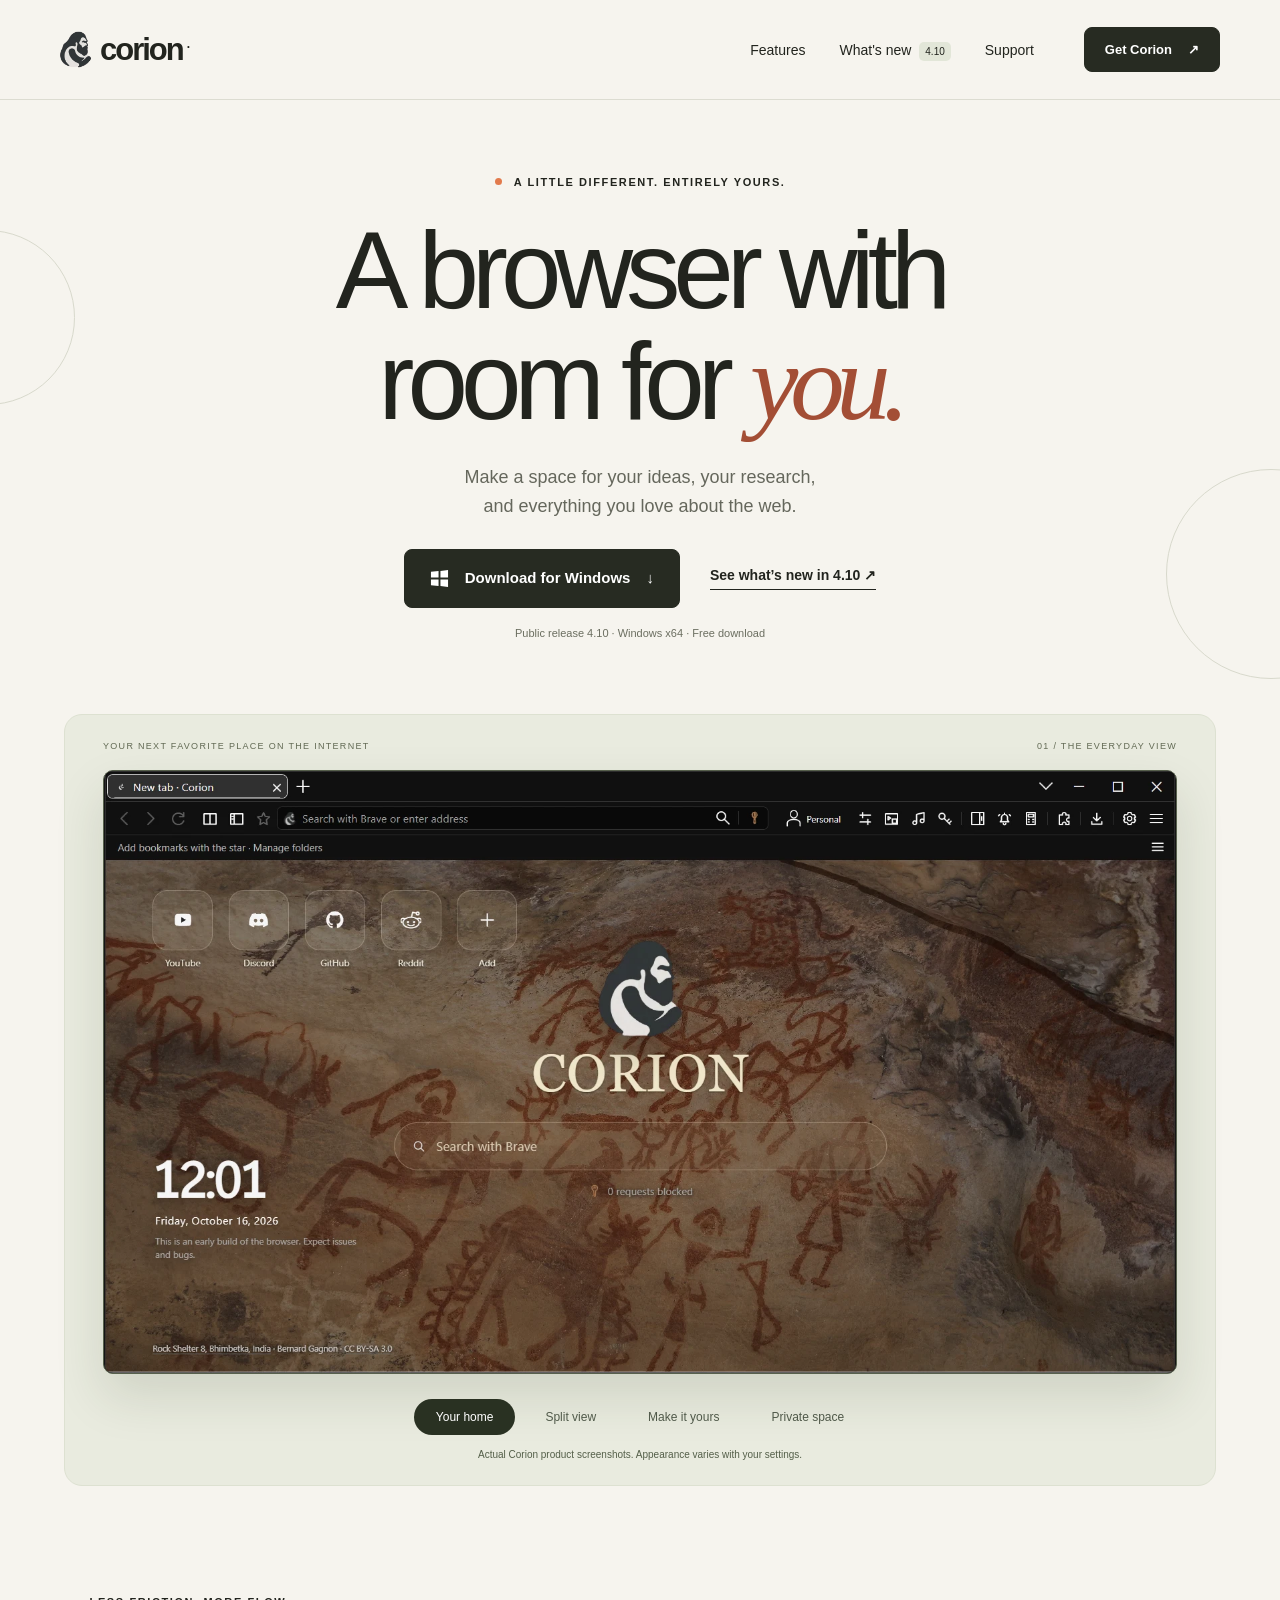
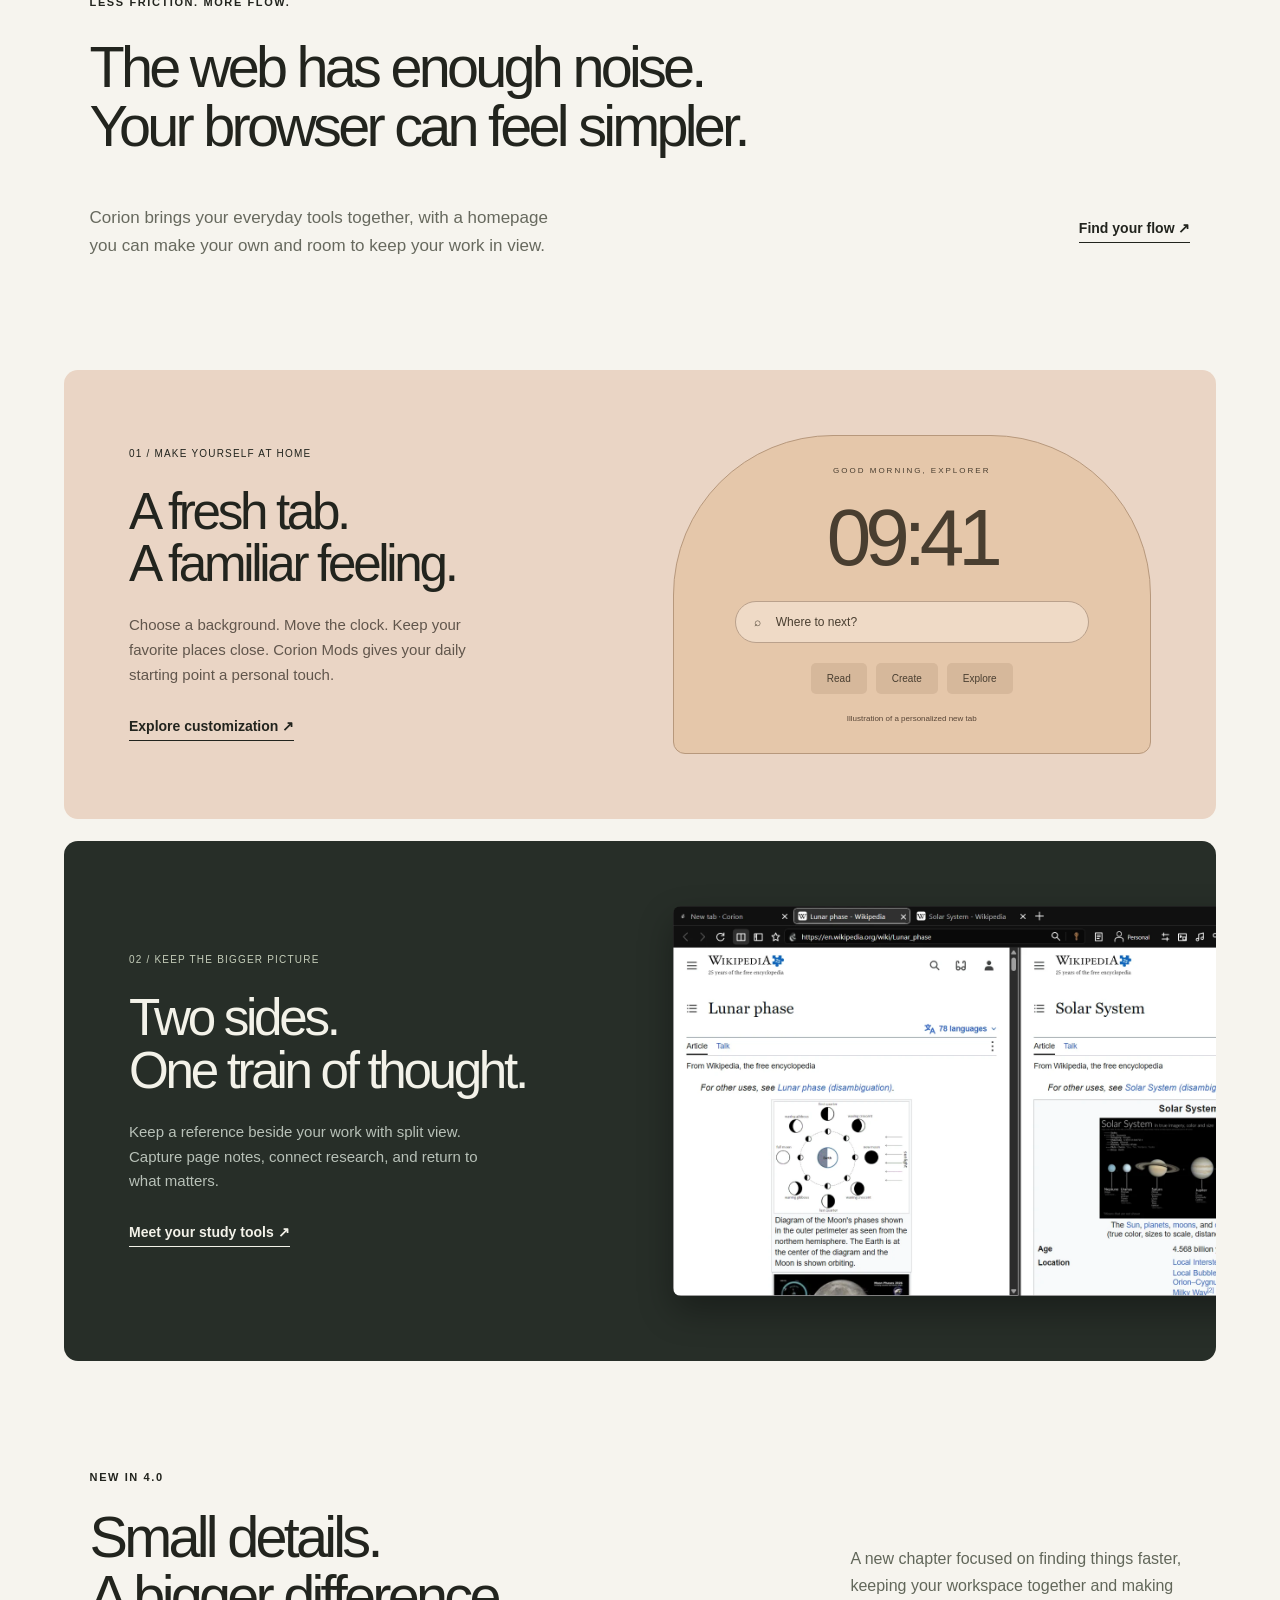
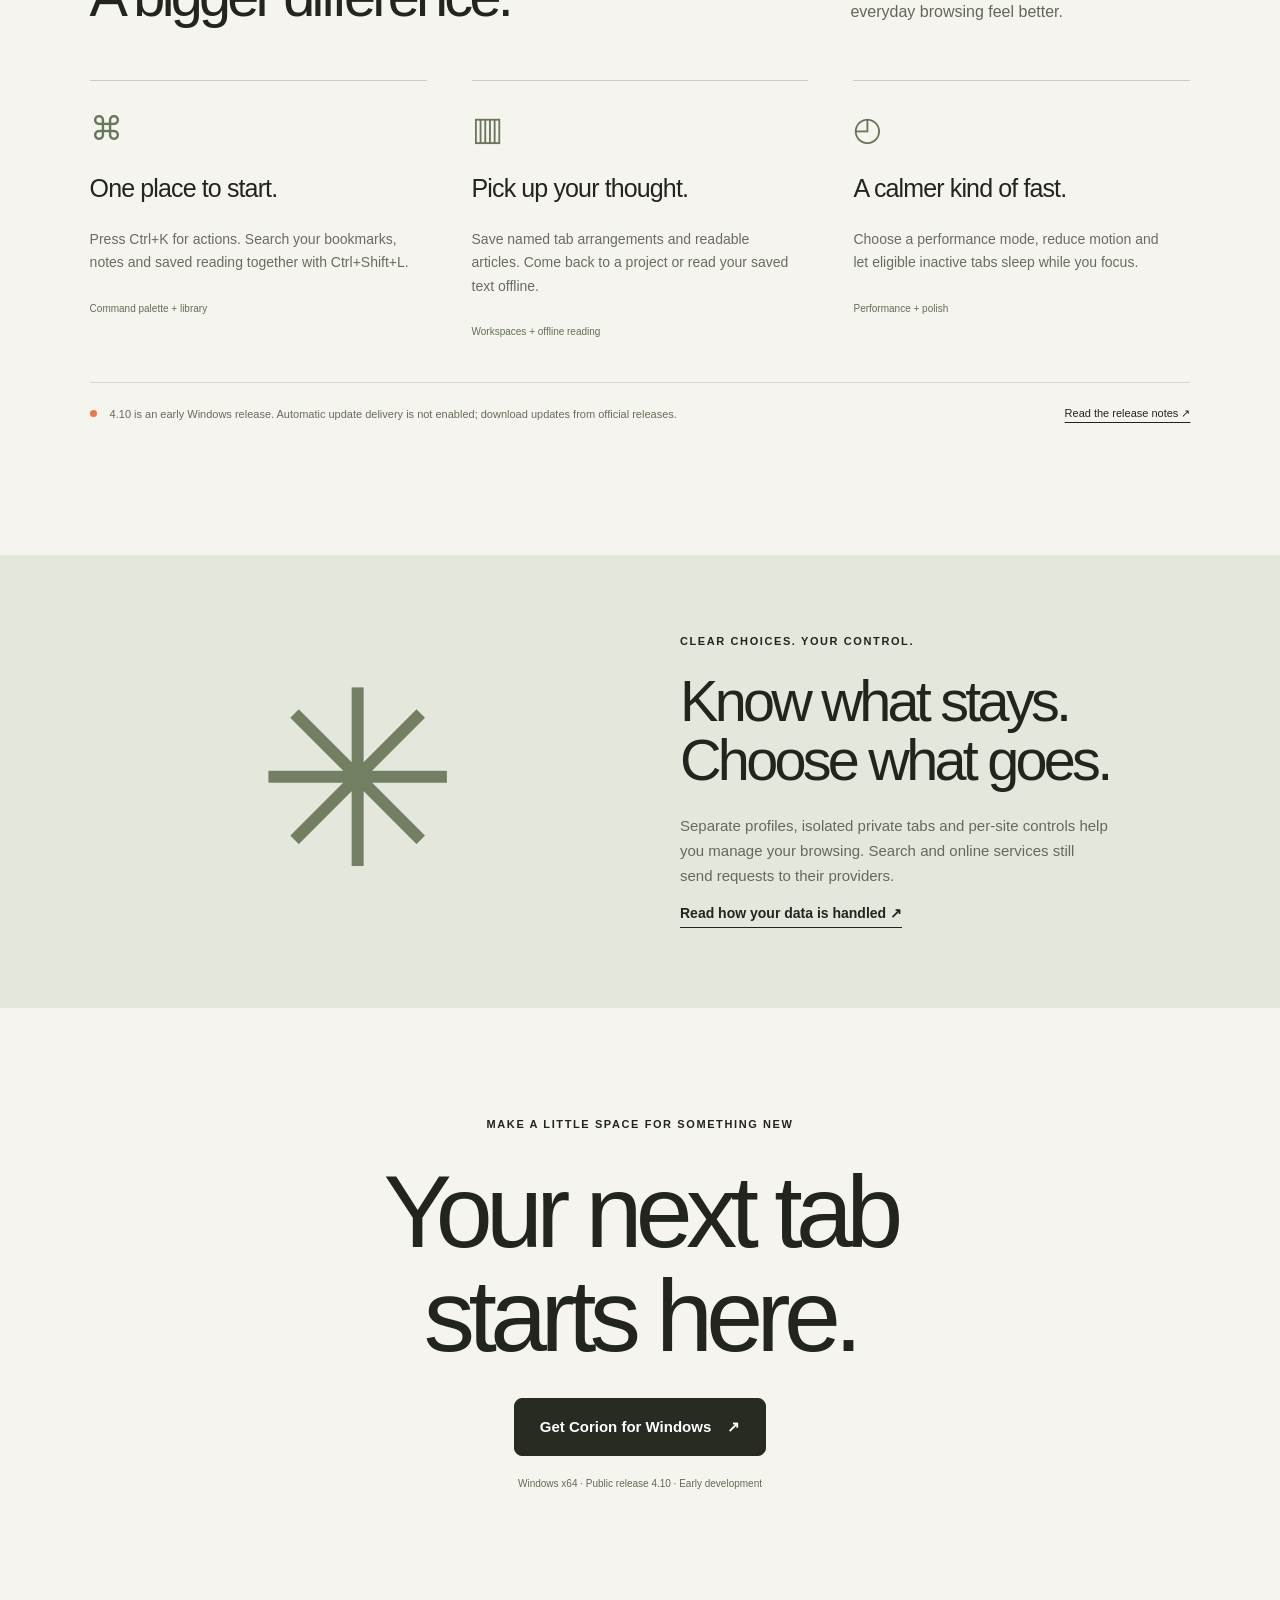
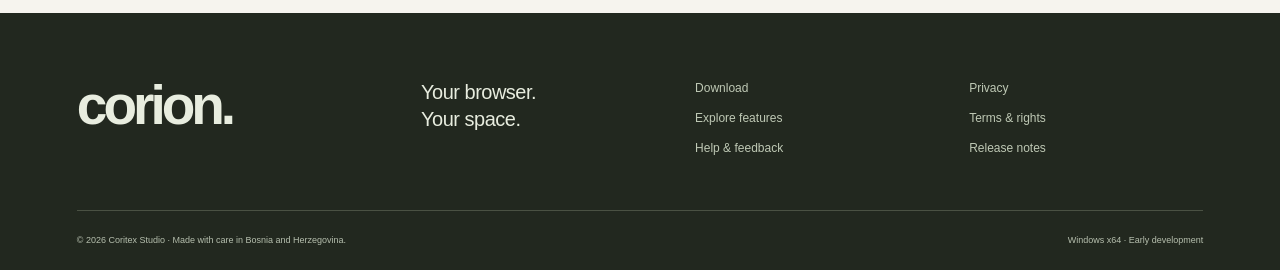
<file: index.html>
<!doctype html><html lang="en"><head><meta charset="utf-8"><meta name="viewport" content="width=device-width,initial-scale=1"><meta name="description" content="Corion 4.10 for Windows: a personal browser with workspaces, offline reading, research tools and a customizable homepage."><meta name="theme-color" content="#f6f4ee"><meta http-equiv="Content-Security-Policy" content="default-src 'self'; script-src 'self'; style-src 'self'; img-src 'self'; object-src 'none'; base-uri 'none'; form-action 'none'"><title>A browser with room for you · Corion Browser</title><link rel="canonical" href="https://hithaixo-max.github.io/Corion-Browser/"><meta property="og:title" content="A browser with room for you · Corion Browser"><meta property="og:description" content="Corion 4.10 for Windows: a personal browser with workspaces, offline reading, research tools and a customizable homepage."><meta property="og:image" content="https://hithaixo-max.github.io/Corion-Browser/assets/homepage.webp"><link rel="icon" href="assets/favicon.ico"><link rel="stylesheet" href="style.css"><script src="site.js" defer></script></head><body><a class="skip" href="#main">Skip to content</a><header class="site-header"><a class="brand" href="index.html" aria-label="Corion home"><svg viewBox="135 116 226 260" aria-hidden="true"><image href="assets/logo.png" width="500" height="500"/></svg><span>corion<span class="brand-dot">.</span></span></a><button class="menu-toggle" aria-label="Open navigation" aria-expanded="false" aria-controls="nav-links">Menu <span aria-hidden="true">＋</span></button><nav id="nav-links" aria-label="Main navigation"><a href="features.html">Features</a><a href="releases.html">What's new <span class="tiny-pill">4.10</span></a><a href="support.html">Support</a></nav><a class="button small header-download" href="download.html">Get Corion <span aria-hidden="true">↗</span></a></header><main id="main"><section class="hero"><div class="eyebrow"><span class="status-dot"></span> A LITTLE DIFFERENT. ENTIRELY YOURS.</div><h1>A browser with<br>room for <em>you.</em></h1><p class="hero-description">Make a space for your ideas, your research,<br class="desktop-break"> and everything you love about the web.</p><div class="hero-actions"><a class="button download-link" href="https://github.com/hithaixo-max/Corion-Browser/releases/download/v4.10.0/Corion-4.10.0-win-x64-setup.exe"><svg width="19" height="19" viewBox="0 0 20 20" aria-hidden="true"><path fill="currentColor" d="M1 3l8-1v7H1zm10-1l8-1v8h-8zM1 11h8v7l-8-1zm10 0h8v8l-8-1z"/></svg> Download for Windows <span aria-hidden="true">↓</span></a><a class="text-link" href="releases.html">See what’s new in 4.10 <span aria-hidden="true">↗</span></a></div><p class="download-note">Public release 4.10 · Windows x64 · Free download</p><div class="hero-orbit orbit-one" aria-hidden="true"></div><div class="hero-orbit orbit-two" aria-hidden="true"></div></section>
<section class="product-stage" aria-label="Explore the browser"><div class="stage-heading"><span>YOUR NEXT FAVORITE PLACE ON THE INTERNET</span><span>01 / THE EVERYDAY VIEW</span></div><div class="screenshot-frame" id="shot-panel" role="tabpanel" aria-labelledby="tab-home" aria-describedby="shot-caption" tabindex="0"><img id="browser-shot" src="assets/homepage.webp" width="1600" height="900" alt="Corion's customizable homepage with a cave-art background, search and quick links" fetchpriority="high"></div><div class="preview-tabs" role="tablist" aria-label="Browser screenshots"><button role="tab" id="tab-home" aria-selected="true" aria-controls="shot-panel" data-shot="homepage" data-alt="Corion customizable homepage with search, quick links and a clock">Your home</button><button role="tab" id="tab-split" aria-selected="false" aria-controls="shot-panel" tabindex="-1" data-shot="split-view" data-alt="Corion displaying two websites together in split view">Split view</button><button role="tab" id="tab-mods" aria-selected="false" aria-controls="shot-panel" tabindex="-1" data-shot="mods-editor" data-alt="Corion Mods controls for homepage appearance">Make it yours</button><button role="tab" id="tab-private" aria-selected="false" aria-controls="shot-panel" tabindex="-1" data-shot="private-tab" data-alt="Corion isolated private browsing tab">Private space</button></div><p class="image-caption" id="shot-caption">Actual Corion product screenshots. Appearance varies with your settings.</p></section>
<section class="intro section-pad"><span class="eyebrow">LESS FRICTION. MORE FLOW.</span><h2>The web has enough noise.<br>Your browser can feel simpler.</h2><div class="intro-row"><p>Corion brings your everyday tools together, with a homepage you can make your own and room to keep your work in view.</p><a class="text-link" href="features.html">Find your flow <span aria-hidden="true">↗</span></a></div></section>
<section class="feature-stories"><article class="story story-peach"><div><span class="index">01 / MAKE YOURSELF AT HOME</span><h2>A fresh tab.<br>A familiar feeling.</h2><p>Choose a background. Move the clock. Keep your favorite places close. Corion Mods gives your daily starting point a personal touch.</p><a class="text-link" href="features.html#personal">Explore customization ↗</a></div><div class="home-detail"><span>GOOD MORNING, EXPLORER</span><strong>09:41</strong><div class="mini-search">⌕ <span>Where to next?</span></div><div class="mini-shortcuts"><span>Read</span><span>Create</span><span>Explore</span></div><small>Illustration of a personalized new tab</small></div></article><article class="story story-dark"><div><span class="index">02 / KEEP THE BIGGER PICTURE</span><h2>Two sides.<br>One train of thought.</h2><p>Keep a reference beside your work with split view. Capture page notes, connect research, and return to what matters.</p><a class="text-link" href="features.html#research">Meet your study tools ↗</a></div><img src="assets/split-view.webp" alt="Two websites side by side in Corion split view" loading="lazy" width="1600" height="900"></article></section>
<section class="next section-pad"><div class="next-heading"><div><span class="eyebrow">NEW IN 4.0</span><h2>Small details.<br>A bigger difference.</h2></div><p>A new chapter focused on finding things faster, keeping your workspace together and making everyday browsing feel better.</p></div><div class="next-grid"><article><span class="feature-icon" aria-hidden="true">⌘</span><h3>One place to start.</h3><p>Press Ctrl+K for actions. Search your bookmarks, notes and saved reading together with Ctrl+Shift+L.</p><span class="feature-tag">Command palette + library</span></article><article><span class="feature-icon" aria-hidden="true">▥</span><h3>Pick up your thought.</h3><p>Save named tab arrangements and readable articles. Come back to a project or read your saved text offline.</p><span class="feature-tag">Workspaces + offline reading</span></article><article><span class="feature-icon" aria-hidden="true">◴</span><h3>A calmer kind of fast.</h3><p>Choose a performance mode, reduce motion and let eligible inactive tabs sleep while you focus.</p><span class="feature-tag">Performance + polish</span></article></div><div class="preview-note"><span class="status-dot"></span><p>4.10 is an early Windows release. Automatic update delivery is not enabled; download updates from official releases.</p><a href="releases.html">Read the release notes ↗</a></div></section>
<section class="privacy-band"><div class="privacy-symbol" aria-hidden="true">✳</div><div><span class="eyebrow">CLEAR CHOICES. YOUR CONTROL.</span><h2>Know what stays.<br>Choose what goes.</h2><p>Separate profiles, isolated private tabs and per-site controls help you manage your browsing. Search and online services still send requests to their providers.</p><a class="text-link" href="privacy.html">Read how your data is handled ↗</a></div></section>
<section class="closing section-pad"><span class="eyebrow">MAKE A LITTLE SPACE FOR SOMETHING NEW</span><h2>Your next tab<br>starts here.</h2><a class="button" href="download.html">Get Corion for Windows <span aria-hidden="true">↗</span></a><p>Windows x64 · Public release 4.10 · Early development</p></section></main><footer><div class="footer-top"><a class="wordmark" href="index.html">corion.</a><p>Your browser.<br>Your space.</p><div><a href="download.html">Download</a><a href="features.html">Explore features</a><a href="support.html">Help & feedback</a></div><div><a href="privacy.html">Privacy</a><a href="terms.html">Terms & rights</a><a href="releases.html">Release notes</a></div></div><div class="footer-bottom"><span>© 2026 Coritex Studio · Made with care in Bosnia and Herzegovina.</span><span>Windows x64 · Early development</span></div></footer></body></html>
</file>
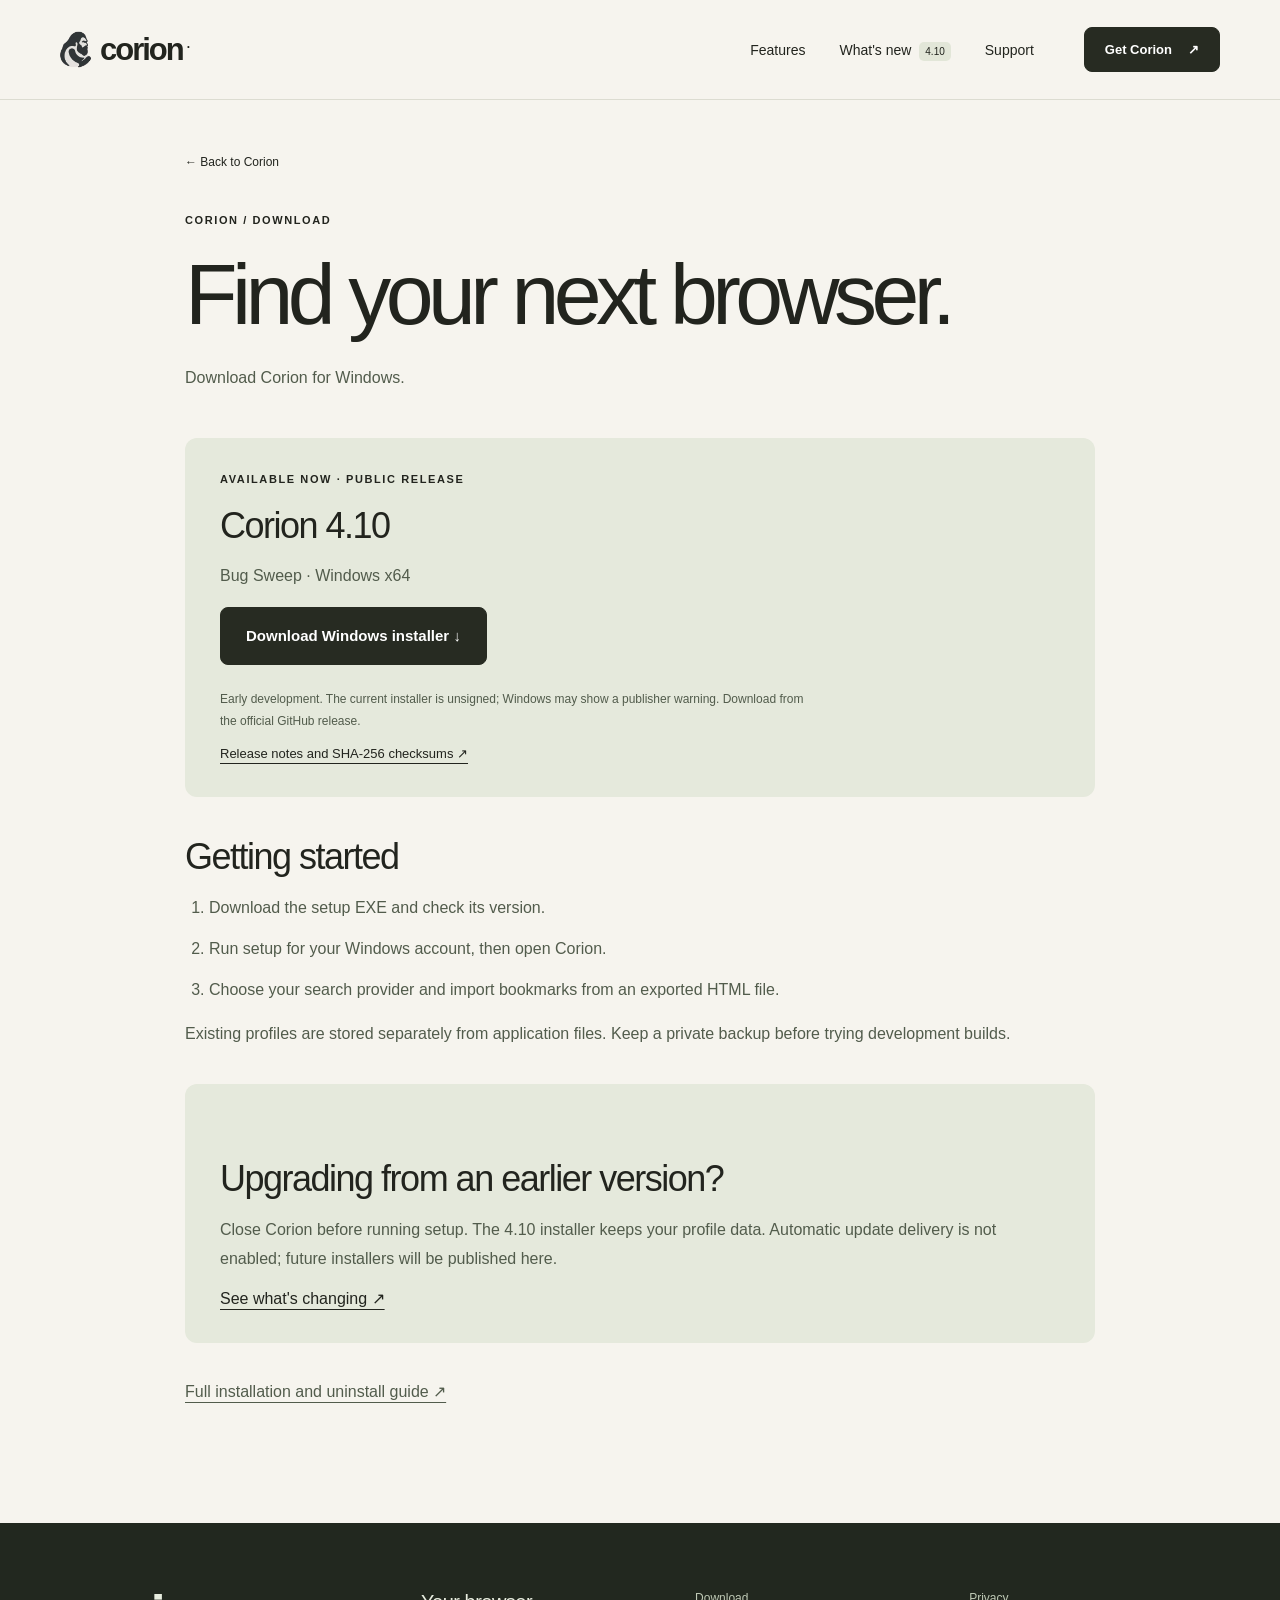
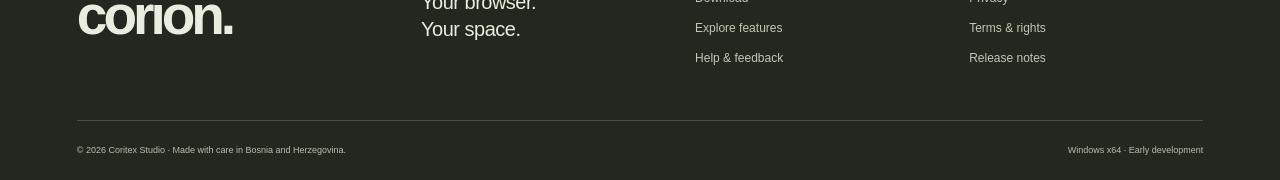
<file: download.html>
<!doctype html><html lang="en"><head><meta charset="utf-8"><meta name="viewport" content="width=device-width,initial-scale=1"><meta name="description" content="Download the official Corion 4.10 installer for Windows x64, verify its checksum and get installation help."><meta name="theme-color" content="#f6f4ee"><meta http-equiv="Content-Security-Policy" content="default-src 'self'; script-src 'self'; style-src 'self'; img-src 'self'; object-src 'none'; base-uri 'none'; form-action 'none'"><title>Find your next browser. · Corion Browser</title><link rel="canonical" href="https://hithaixo-max.github.io/Corion-Browser/download.html"><meta property="og:title" content="Find your next browser. · Corion Browser"><meta property="og:description" content="Download the official Corion 4.10 installer for Windows x64, verify its checksum and get installation help."><meta property="og:image" content="https://hithaixo-max.github.io/Corion-Browser/assets/homepage.webp"><link rel="icon" href="assets/favicon.ico"><link rel="stylesheet" href="style.css"><script src="site.js" defer></script></head><body><a class="skip" href="#main">Skip to content</a><header class="site-header"><a class="brand" href="index.html" aria-label="Corion home"><svg viewBox="135 116 226 260" aria-hidden="true"><image href="assets/logo.png" width="500" height="500"/></svg><span>corion<span class="brand-dot">.</span></span></a><button class="menu-toggle" aria-label="Open navigation" aria-expanded="false" aria-controls="nav-links">Menu <span aria-hidden="true">＋</span></button><nav id="nav-links" aria-label="Main navigation"><a href="features.html">Features</a><a href="releases.html">What's new <span class="tiny-pill">4.10</span></a><a href="support.html">Support</a></nav><a class="button small header-download" href="download.html" aria-current="page">Get Corion <span aria-hidden="true">↗</span></a></header><main id="main"><div class="article-wrap"><a class="back-link" href="index.html">← Back to Corion</a><span class="eyebrow">CORION / DOWNLOAD</span><h1>Find your next browser.</h1><p class="lead">Download Corion for Windows.</p><section class="download-box"><span class="eyebrow">AVAILABLE NOW · PUBLIC RELEASE</span><h2>Corion 4.10</h2><p>Bug Sweep · Windows x64</p><a class="button download-link" href="https://github.com/hithaixo-max/Corion-Browser/releases/download/v4.10.0/Corion-4.10.0-win-x64-setup.exe">Download Windows installer ↓</a><p class="fine-print">Early development. The current installer is unsigned; Windows may show a publisher warning. Download from the official GitHub release.</p><a href="https://github.com/hithaixo-max/Corion-Browser/releases/tag/v4.10.0">Release notes and SHA-256 checksums ↗</a></section><h2>Getting started</h2><ol class="steps"><li>Download the setup EXE and check its version.</li><li>Run setup for your Windows account, then open Corion.</li><li>Choose your search provider and import bookmarks from an exported HTML file.</li></ol><p>Existing profiles are stored separately from application files. Keep a private backup before trying development builds.</p><section class="callout"><h2>Upgrading from an earlier version?</h2><p>Close Corion before running setup. The 4.10 installer keeps your profile data. Automatic update delivery is not enabled; future installers will be published here.</p><a href="releases.html">See what's changing ↗</a></section><p><a href="https://github.com/hithaixo-max/Corion-Browser/blob/main/INSTALLATION.md">Full installation and uninstall guide ↗</a></p></div></main><footer><div class="footer-top"><a class="wordmark" href="index.html">corion.</a><p>Your browser.<br>Your space.</p><div><a href="download.html" aria-current="page">Download</a><a href="features.html">Explore features</a><a href="support.html">Help & feedback</a></div><div><a href="privacy.html">Privacy</a><a href="terms.html">Terms & rights</a><a href="releases.html">Release notes</a></div></div><div class="footer-bottom"><span>© 2026 Coritex Studio · Made with care in Bosnia and Herzegovina.</span><span>Windows x64 · Early development</span></div></footer></body></html>
</file>
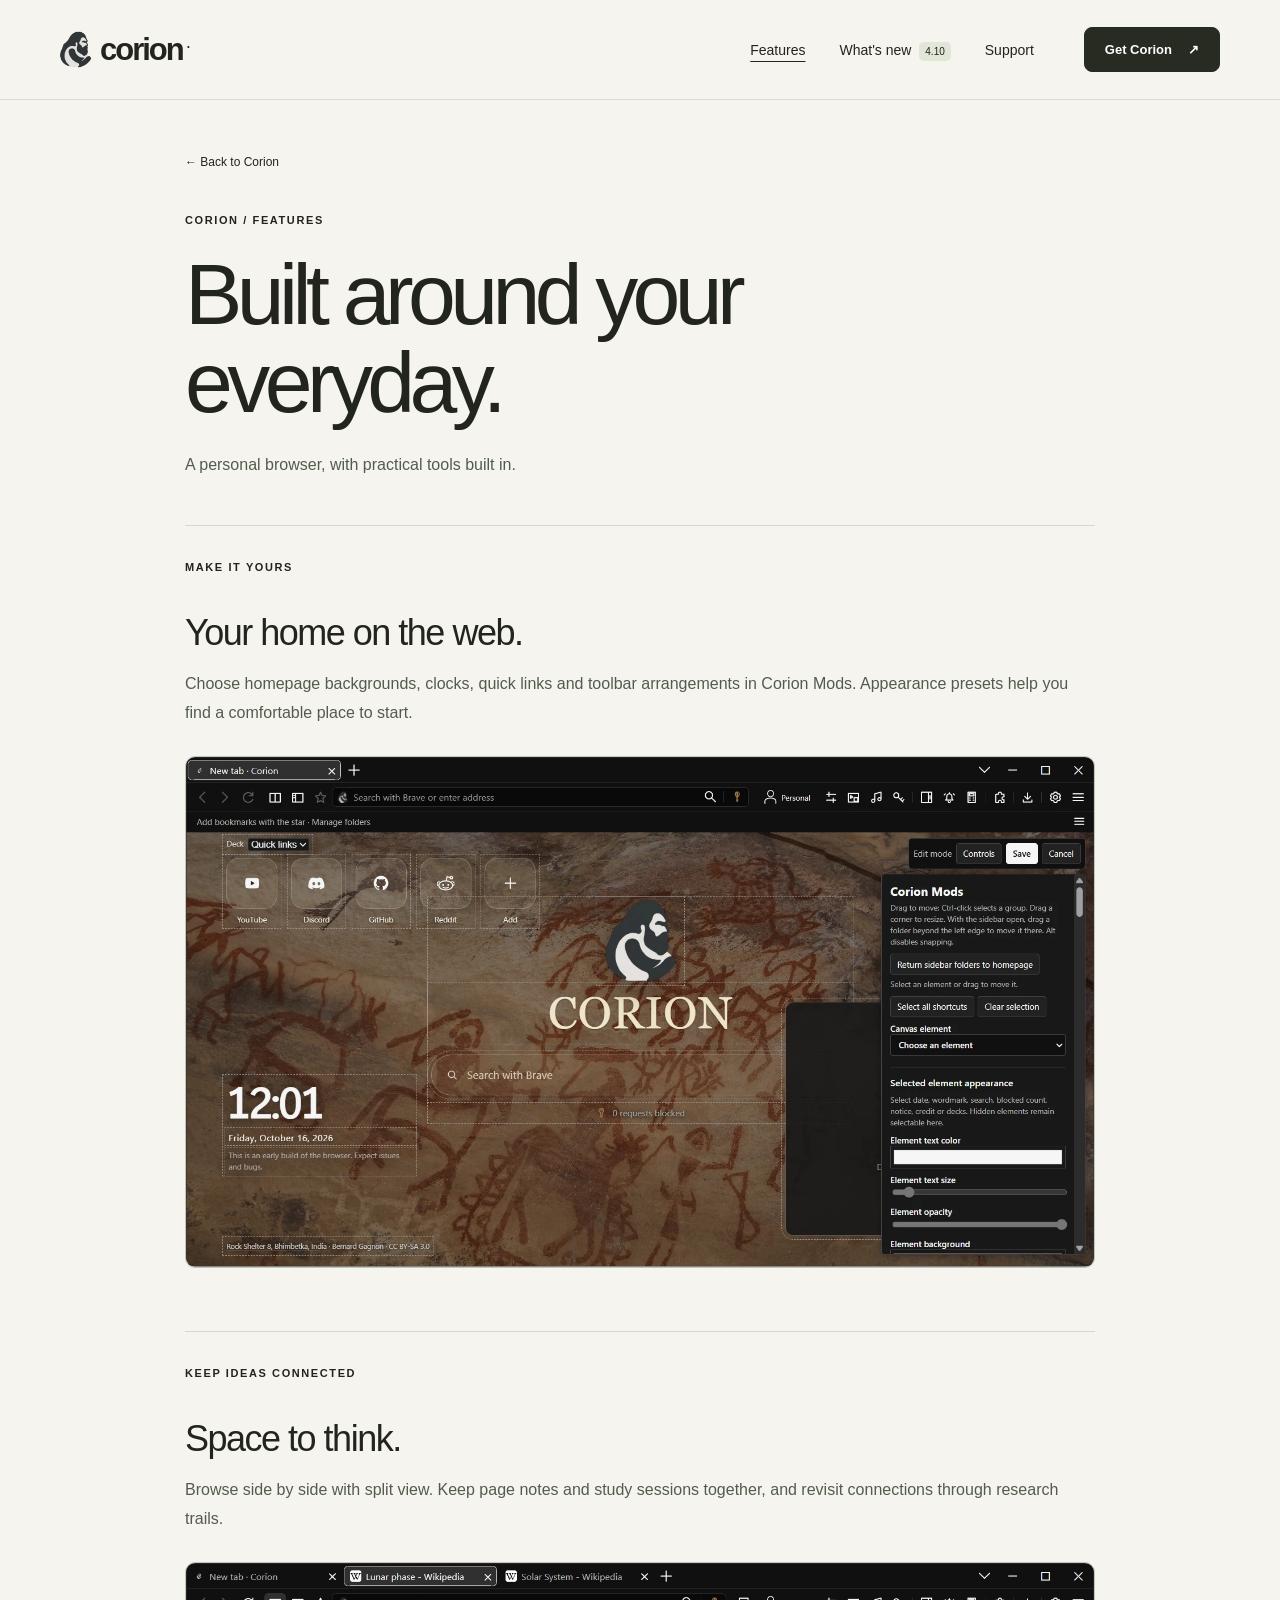
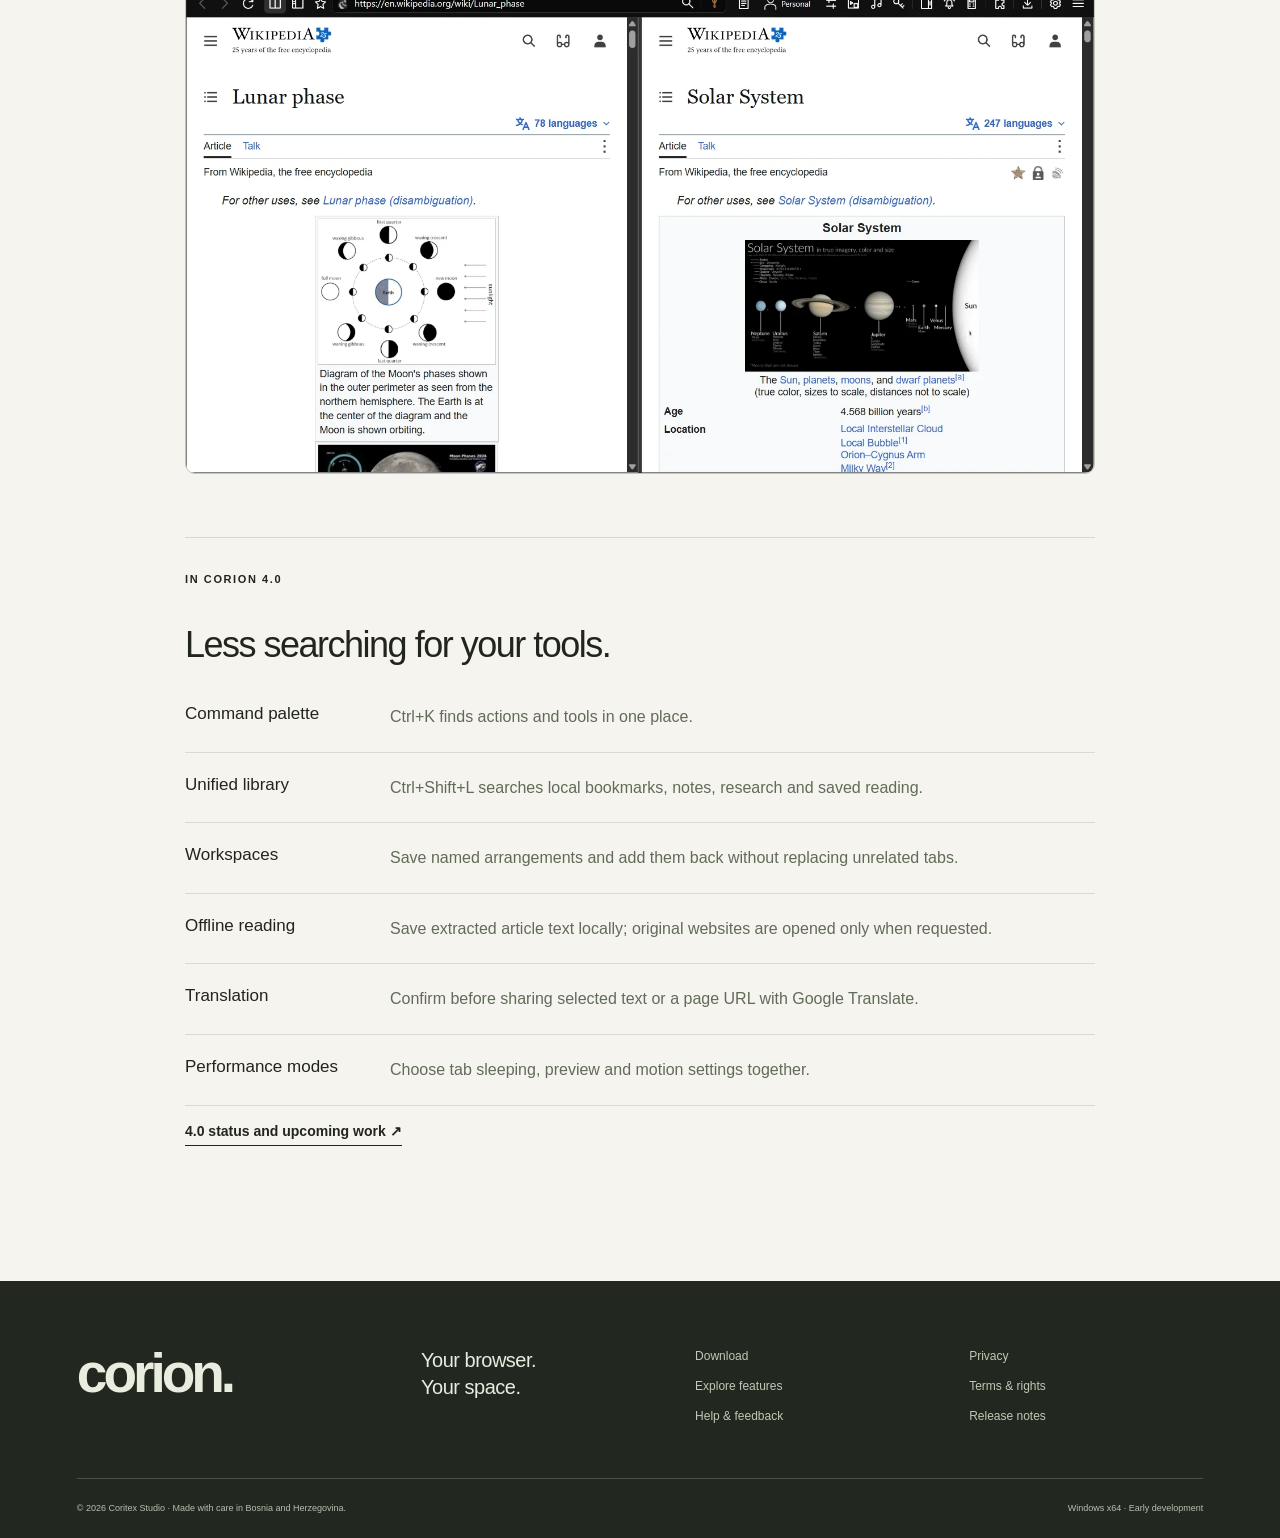
<file: features.html>
<!doctype html><html lang="en"><head><meta charset="utf-8"><meta name="viewport" content="width=device-width,initial-scale=1"><meta name="description" content="Explore Corion 4.0 customization, split view, research tools, workspaces, offline reading and the command palette."><meta name="theme-color" content="#f6f4ee"><meta http-equiv="Content-Security-Policy" content="default-src 'self'; script-src 'self'; style-src 'self'; img-src 'self'; object-src 'none'; base-uri 'none'; form-action 'none'"><title>Built around your everyday. · Corion Browser</title><link rel="canonical" href="https://hithaixo-max.github.io/Corion-Browser/features.html"><meta property="og:title" content="Built around your everyday. · Corion Browser"><meta property="og:description" content="Explore Corion 4.0 customization, split view, research tools, workspaces, offline reading and the command palette."><meta property="og:image" content="https://hithaixo-max.github.io/Corion-Browser/assets/homepage.webp"><link rel="icon" href="assets/favicon.ico"><link rel="stylesheet" href="style.css"><script src="site.js" defer></script></head><body><a class="skip" href="#main">Skip to content</a><header class="site-header"><a class="brand" href="index.html" aria-label="Corion home"><svg viewBox="135 116 226 260" aria-hidden="true"><image href="assets/logo.png" width="500" height="500"/></svg><span>corion<span class="brand-dot">.</span></span></a><button class="menu-toggle" aria-label="Open navigation" aria-expanded="false" aria-controls="nav-links">Menu <span aria-hidden="true">＋</span></button><nav id="nav-links" aria-label="Main navigation"><a href="features.html" aria-current="page">Features</a><a href="releases.html">What's new <span class="tiny-pill">4.10</span></a><a href="support.html">Support</a></nav><a class="button small header-download" href="download.html">Get Corion <span aria-hidden="true">↗</span></a></header><main id="main"><div class="article-wrap"><a class="back-link" href="index.html">← Back to Corion</a><span class="eyebrow">CORION / FEATURES</span><h1>Built around your everyday.</h1><p class="lead">A personal browser, with practical tools built in.</p><section id="personal" class="article-section"><span class="eyebrow">MAKE IT YOURS</span><h2>Your home on the web.</h2><p>Choose homepage backgrounds, clocks, quick links and toolbar arrangements in Corion Mods. Appearance presets help you find a comfortable place to start.</p><img class="article-image" src="assets/mods-editor.webp" width="1600" height="900" alt="Corion Mods appearance editor" loading="lazy"></section><section id="research" class="article-section"><span class="eyebrow">KEEP IDEAS CONNECTED</span><h2>Space to think.</h2><p>Browse side by side with split view. Keep page notes and study sessions together, and revisit connections through research trails.</p><img class="article-image" src="assets/split-view.webp" width="1600" height="900" alt="Corion split view" loading="lazy"></section><section class="article-section"><span class="eyebrow">IN CORION 4.0</span><h2>Less searching for your tools.</h2><dl class="feature-list"><div><dt>Command palette</dt><dd>Ctrl+K finds actions and tools in one place.</dd></div><div><dt>Unified library</dt><dd>Ctrl+Shift+L searches local bookmarks, notes, research and saved reading.</dd></div><div><dt>Workspaces</dt><dd>Save named arrangements and add them back without replacing unrelated tabs.</dd></div><div><dt>Offline reading</dt><dd>Save extracted article text locally; original websites are opened only when requested.</dd></div><div><dt>Translation</dt><dd>Confirm before sharing selected text or a page URL with Google Translate.</dd></div><div><dt>Performance modes</dt><dd>Choose tab sleeping, preview and motion settings together.</dd></div></dl><a class="text-link" href="releases.html">4.0 status and upcoming work ↗</a></section></div></main><footer><div class="footer-top"><a class="wordmark" href="index.html">corion.</a><p>Your browser.<br>Your space.</p><div><a href="download.html">Download</a><a href="features.html" aria-current="page">Explore features</a><a href="support.html">Help & feedback</a></div><div><a href="privacy.html">Privacy</a><a href="terms.html">Terms & rights</a><a href="releases.html">Release notes</a></div></div><div class="footer-bottom"><span>© 2026 Coritex Studio · Made with care in Bosnia and Herzegovina.</span><span>Windows x64 · Early development</span></div></footer></body></html>
</file>
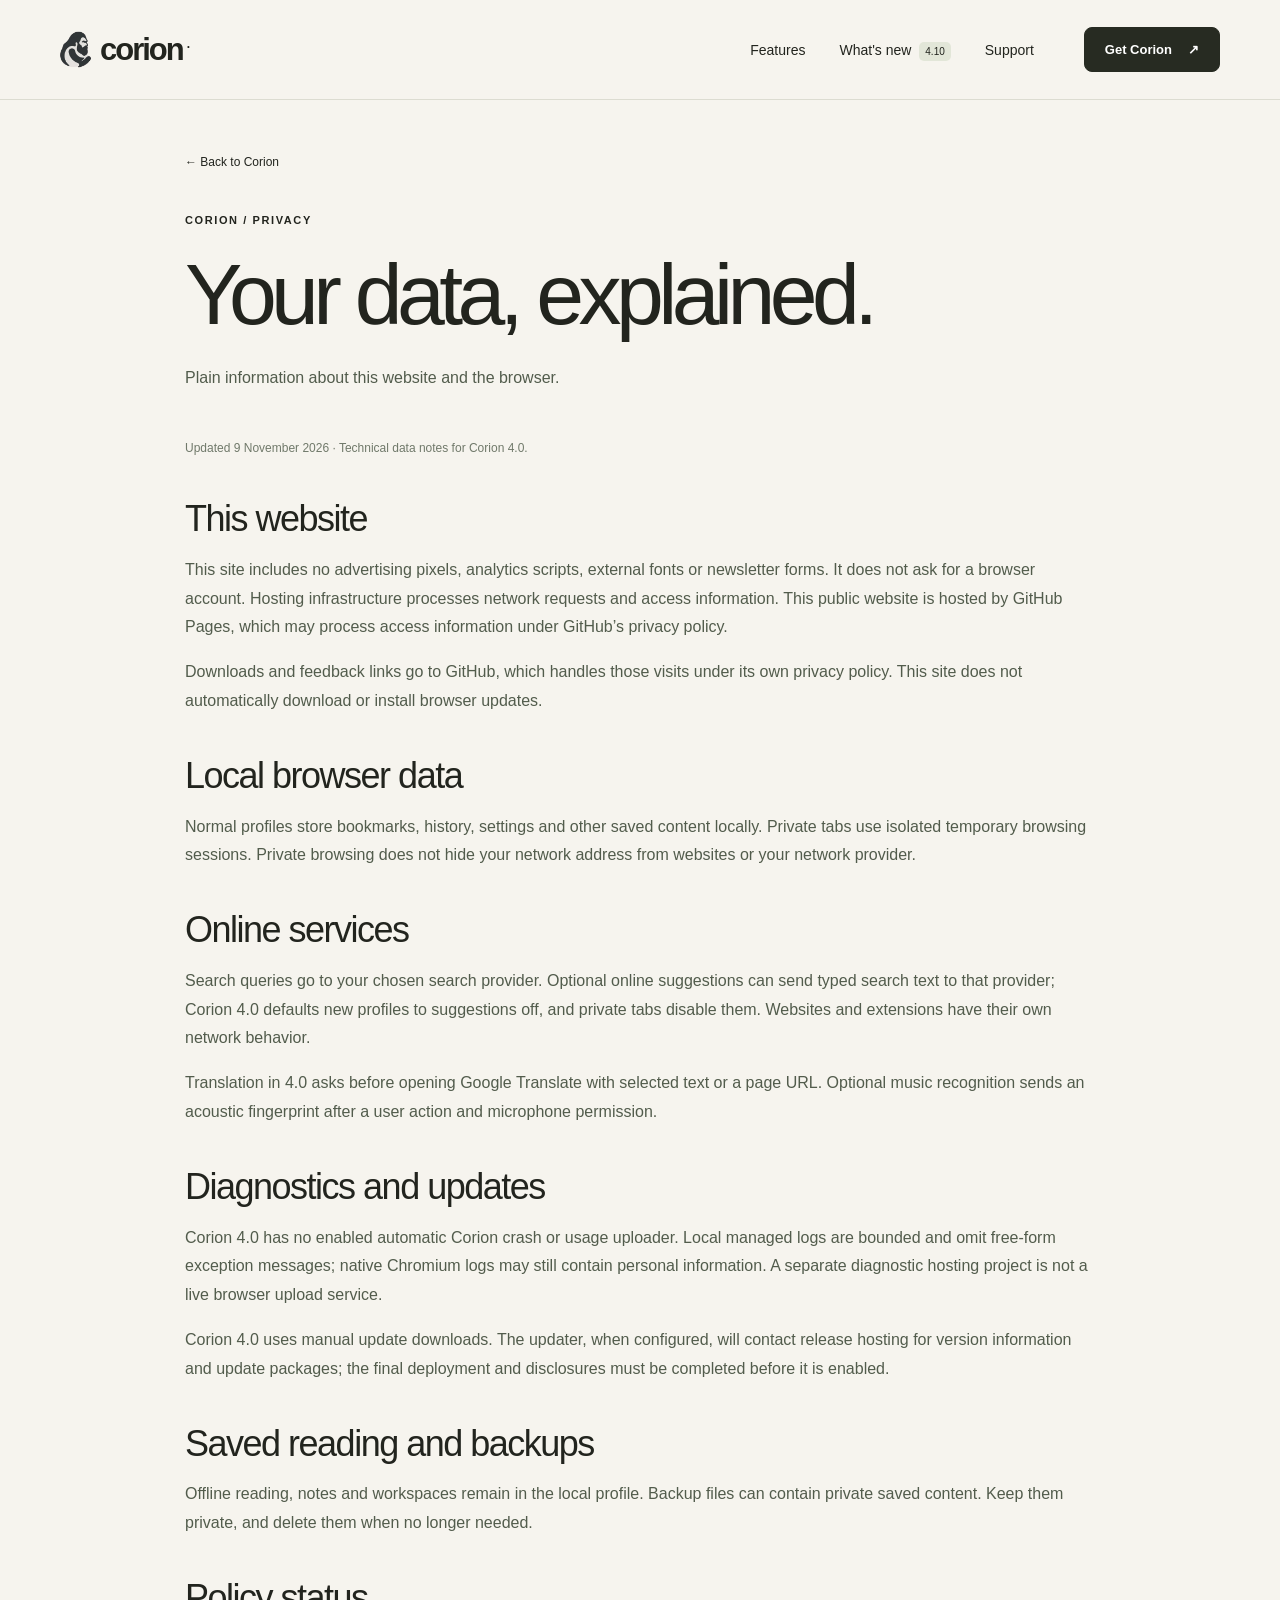
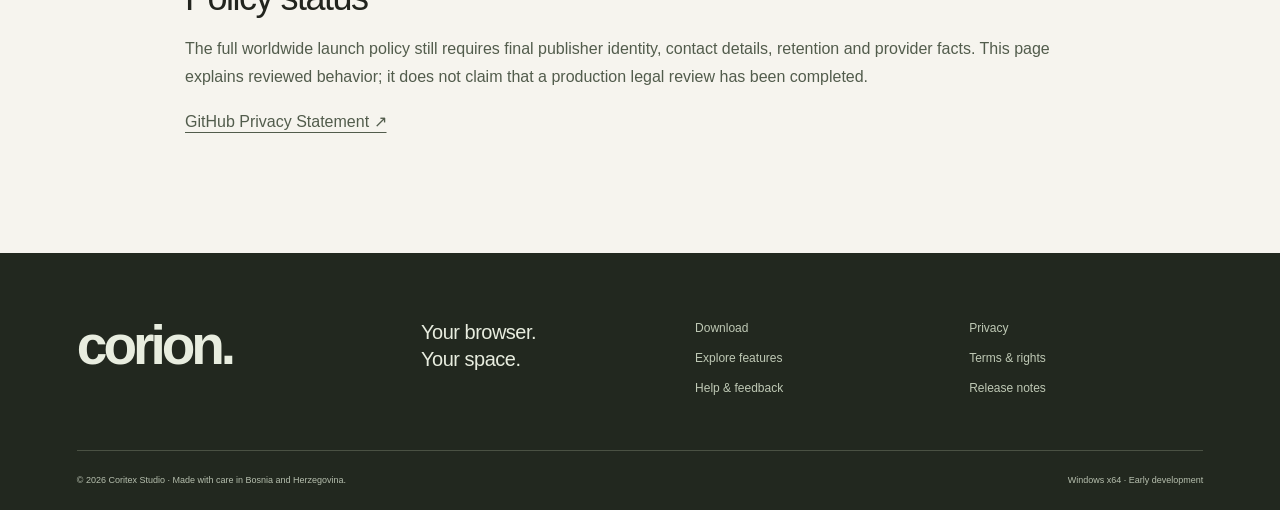
<file: privacy.html>
<!doctype html><html lang="en"><head><meta charset="utf-8"><meta name="viewport" content="width=device-width,initial-scale=1"><meta name="description" content="Understand Corion local storage, private sessions, search providers, diagnostics and the privacy of this website."><meta name="theme-color" content="#f6f4ee"><meta http-equiv="Content-Security-Policy" content="default-src 'self'; script-src 'self'; style-src 'self'; img-src 'self'; object-src 'none'; base-uri 'none'; form-action 'none'"><title>Your data, explained. · Corion Browser</title><link rel="canonical" href="https://hithaixo-max.github.io/Corion-Browser/privacy.html"><meta property="og:title" content="Your data, explained. · Corion Browser"><meta property="og:description" content="Understand Corion local storage, private sessions, search providers, diagnostics and the privacy of this website."><meta property="og:image" content="https://hithaixo-max.github.io/Corion-Browser/assets/homepage.webp"><link rel="icon" href="assets/favicon.ico"><link rel="stylesheet" href="style.css"><script src="site.js" defer></script></head><body><a class="skip" href="#main">Skip to content</a><header class="site-header"><a class="brand" href="index.html" aria-label="Corion home"><svg viewBox="135 116 226 260" aria-hidden="true"><image href="assets/logo.png" width="500" height="500"/></svg><span>corion<span class="brand-dot">.</span></span></a><button class="menu-toggle" aria-label="Open navigation" aria-expanded="false" aria-controls="nav-links">Menu <span aria-hidden="true">＋</span></button><nav id="nav-links" aria-label="Main navigation"><a href="features.html">Features</a><a href="releases.html">What's new <span class="tiny-pill">4.10</span></a><a href="support.html">Support</a></nav><a class="button small header-download" href="download.html">Get Corion <span aria-hidden="true">↗</span></a></header><main id="main"><div class="article-wrap"><a class="back-link" href="index.html">← Back to Corion</a><span class="eyebrow">CORION / PRIVACY</span><h1>Your data, explained.</h1><p class="lead">Plain information about this website and the browser.</p><p class="updated">Updated 9 November 2026 · Technical data notes for Corion 4.0.</p><h2>This website</h2><p>This site includes no advertising pixels, analytics scripts, external fonts or newsletter forms. It does not ask for a browser account. Hosting infrastructure processes network requests and access information. This public website is hosted by GitHub Pages, which may process access information under GitHub’s privacy policy.</p><p>Downloads and feedback links go to GitHub, which handles those visits under its own privacy policy. This site does not automatically download or install browser updates.</p><h2>Local browser data</h2><p>Normal profiles store bookmarks, history, settings and other saved content locally. Private tabs use isolated temporary browsing sessions. Private browsing does not hide your network address from websites or your network provider.</p><h2>Online services</h2><p>Search queries go to your chosen search provider. Optional online suggestions can send typed search text to that provider; Corion 4.0 defaults new profiles to suggestions off, and private tabs disable them. Websites and extensions have their own network behavior.</p><p>Translation in 4.0 asks before opening Google Translate with selected text or a page URL. Optional music recognition sends an acoustic fingerprint after a user action and microphone permission.</p><h2>Diagnostics and updates</h2><p>Corion 4.0 has no enabled automatic Corion crash or usage uploader. Local managed logs are bounded and omit free-form exception messages; native Chromium logs may still contain personal information. A separate diagnostic hosting project is not a live browser upload service.</p><p>Corion 4.0 uses manual update downloads. The updater, when configured, will contact release hosting for version information and update packages; the final deployment and disclosures must be completed before it is enabled.</p><h2>Saved reading and backups</h2><p>Offline reading, notes and workspaces remain in the local profile. Backup files can contain private saved content. Keep them private, and delete them when no longer needed.</p><h2>Policy status</h2><p>The full worldwide launch policy still requires final publisher identity, contact details, retention and provider facts. This page explains reviewed behavior; it does not claim that a production legal review has been completed.</p><p><a href="https://docs.github.com/en/site-policy/privacy-policies/github-general-privacy-statement">GitHub Privacy Statement ↗</a></p></div></main><footer><div class="footer-top"><a class="wordmark" href="index.html">corion.</a><p>Your browser.<br>Your space.</p><div><a href="download.html">Download</a><a href="features.html">Explore features</a><a href="support.html">Help & feedback</a></div><div><a href="privacy.html">Privacy</a><a href="terms.html">Terms & rights</a><a href="releases.html">Release notes</a></div></div><div class="footer-bottom"><span>© 2026 Coritex Studio · Made with care in Bosnia and Herzegovina.</span><span>Windows x64 · Early development</span></div></footer></body></html>
</file>
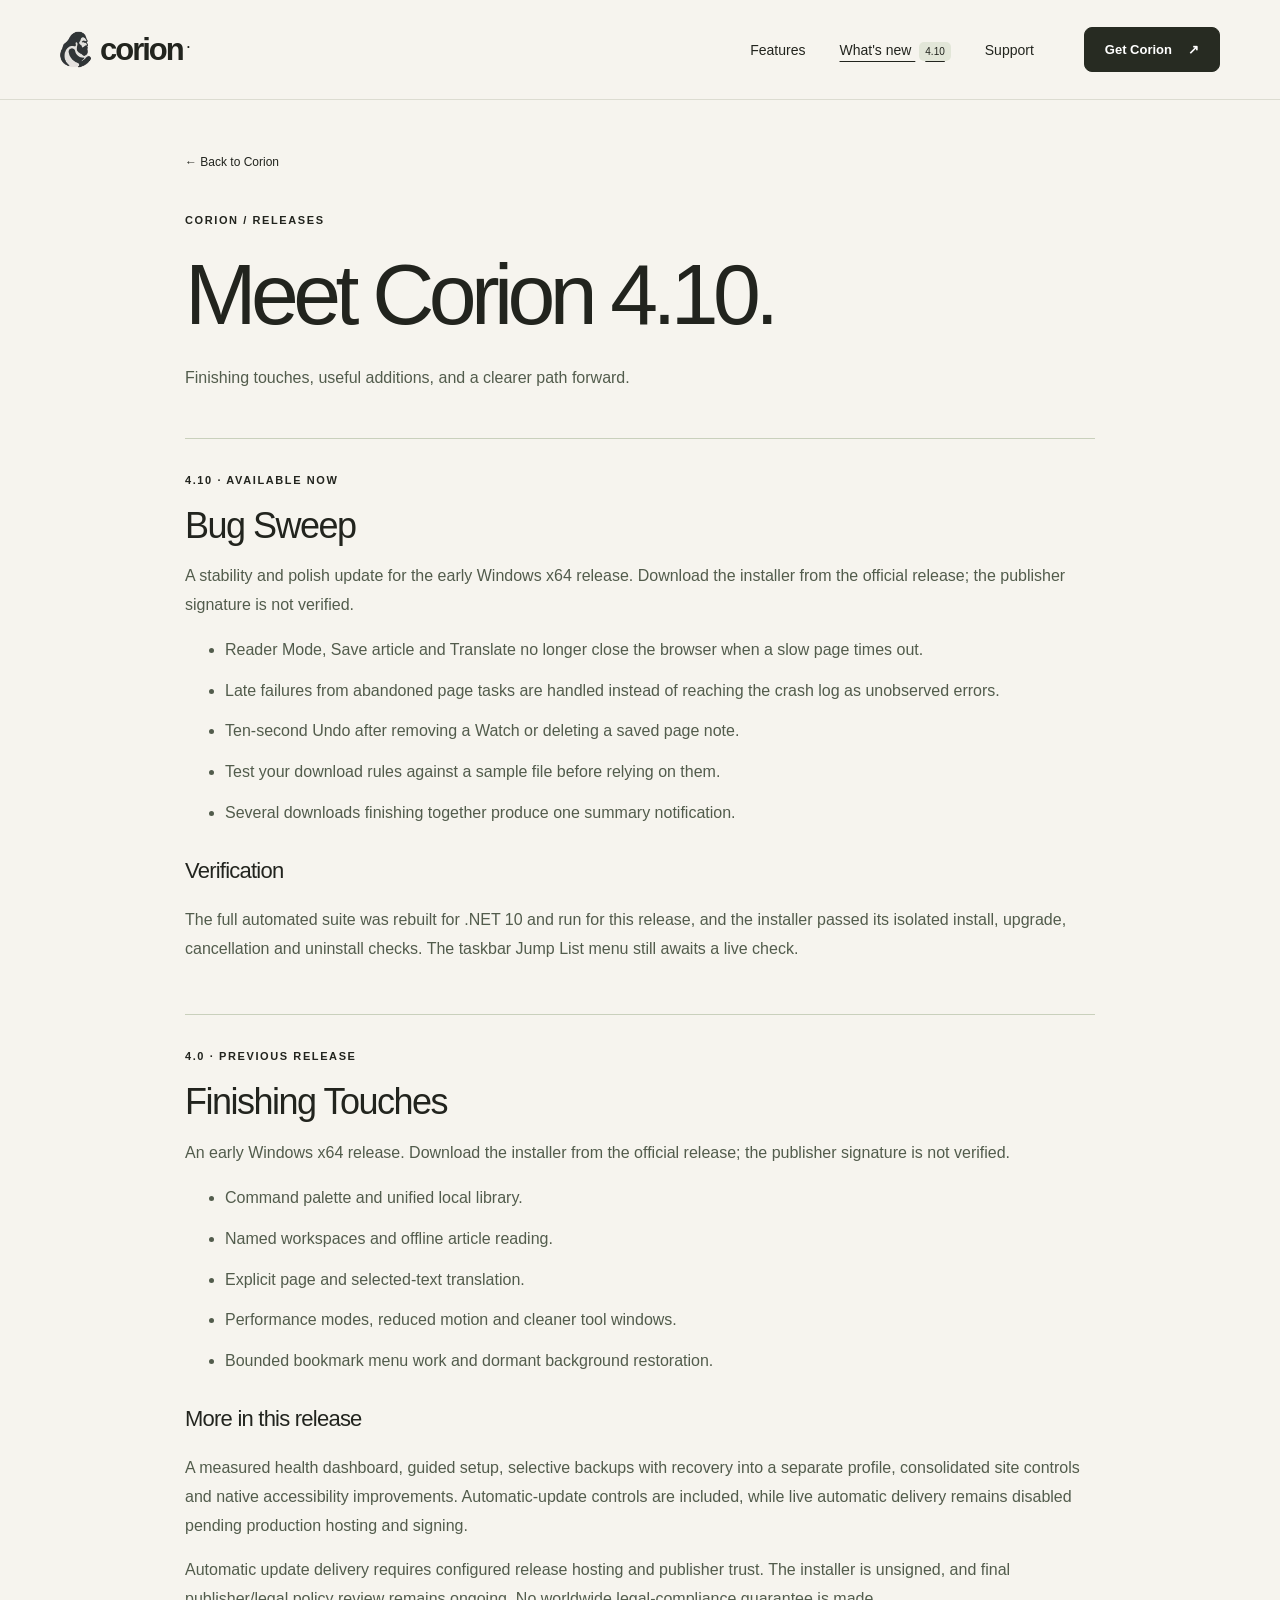
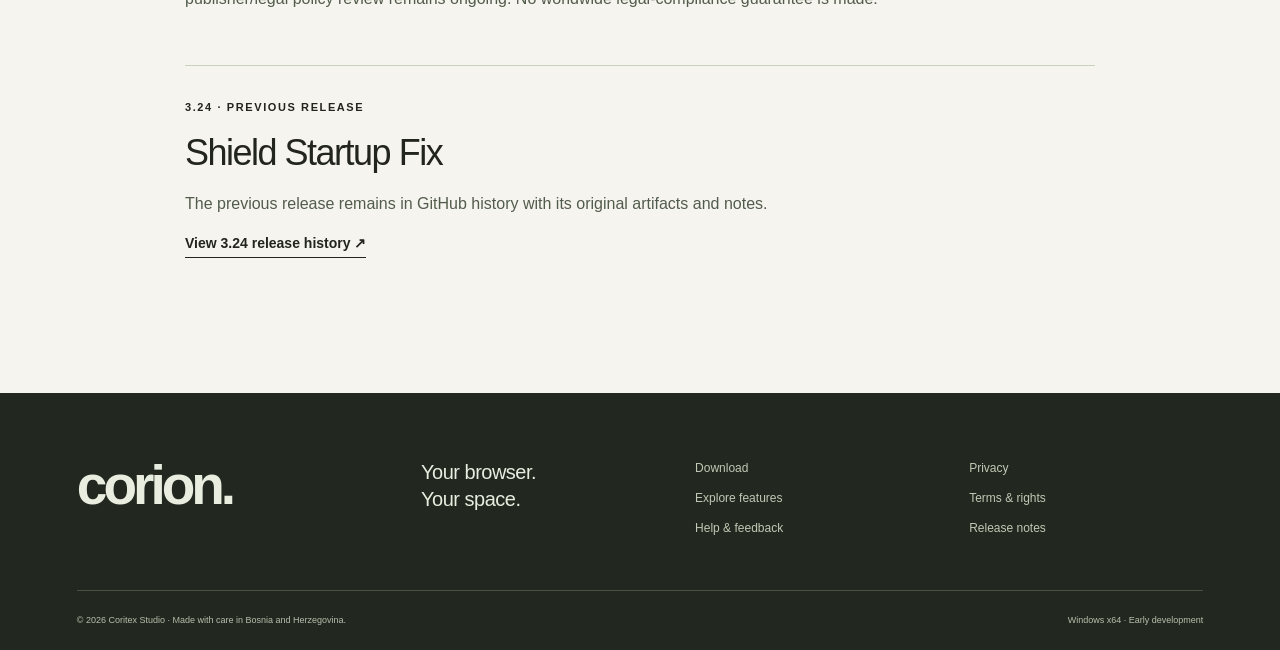
<file: releases.html>
<!doctype html><html lang="en"><head><meta charset="utf-8"><meta name="viewport" content="width=device-width,initial-scale=1"><meta name="description" content="Read Corion 4.10 Bug Sweep and 4.0 Finishing Touches release notes, new features, verification results and known limits."><meta name="theme-color" content="#f6f4ee"><meta http-equiv="Content-Security-Policy" content="default-src 'self'; script-src 'self'; style-src 'self'; img-src 'self'; object-src 'none'; base-uri 'none'; form-action 'none'"><title>Meet Corion 4.10. · Corion Browser</title><link rel="canonical" href="https://hithaixo-max.github.io/Corion-Browser/releases.html"><meta property="og:title" content="Meet Corion 4.10. · Corion Browser"><meta property="og:description" content="Read Corion 4.10 Bug Sweep and 4.0 Finishing Touches release notes, new features, verification results and known limits."><meta property="og:image" content="https://hithaixo-max.github.io/Corion-Browser/assets/homepage.webp"><link rel="icon" href="assets/favicon.ico"><link rel="stylesheet" href="style.css"><script src="site.js" defer></script></head><body><a class="skip" href="#main">Skip to content</a><header class="site-header"><a class="brand" href="index.html" aria-label="Corion home"><svg viewBox="135 116 226 260" aria-hidden="true"><image href="assets/logo.png" width="500" height="500"/></svg><span>corion<span class="brand-dot">.</span></span></a><button class="menu-toggle" aria-label="Open navigation" aria-expanded="false" aria-controls="nav-links">Menu <span aria-hidden="true">＋</span></button><nav id="nav-links" aria-label="Main navigation"><a href="features.html">Features</a><a href="releases.html" aria-current="page">What's new <span class="tiny-pill">4.10</span></a><a href="support.html">Support</a></nav><a class="button small header-download" href="download.html">Get Corion <span aria-hidden="true">↗</span></a></header><main id="main"><div class="article-wrap"><a class="back-link" href="index.html">← Back to Corion</a><span class="eyebrow">CORION / RELEASES</span><h1>Meet Corion 4.10.</h1><p class="lead">Finishing touches, useful additions, and a clearer path forward.</p><section class="release"><span class="eyebrow">4.10 · AVAILABLE NOW</span><h2>Bug Sweep</h2><p>A stability and polish update for the early Windows x64 release. Download the installer from the official release; the publisher signature is not verified.</p><ul><li>Reader Mode, Save article and Translate no longer close the browser when a slow page times out.</li><li>Late failures from abandoned page tasks are handled instead of reaching the crash log as unobserved errors.</li><li>Ten-second Undo after removing a Watch or deleting a saved page note.</li><li>Test your download rules against a sample file before relying on them.</li><li>Several downloads finishing together produce one summary notification.</li></ul><h3>Verification</h3><p>The full automated suite was rebuilt for .NET 10 and run for this release, and the installer passed its isolated install, upgrade, cancellation and uninstall checks. The taskbar Jump List menu still awaits a live check.</p></section><section class="release"><span class="eyebrow">4.0 · PREVIOUS RELEASE</span><h2>Finishing Touches</h2><p>An early Windows x64 release. Download the installer from the official release; the publisher signature is not verified.</p><ul><li>Command palette and unified local library.</li><li>Named workspaces and offline article reading.</li><li>Explicit page and selected-text translation.</li><li>Performance modes, reduced motion and cleaner tool windows.</li><li>Bounded bookmark menu work and dormant background restoration.</li></ul><h3>More in this release</h3><p>A measured health dashboard, guided setup, selective backups with recovery into a separate profile, consolidated site controls and native accessibility improvements. Automatic-update controls are included, while live automatic delivery remains disabled pending production hosting and signing.</p><p>Automatic update delivery requires configured release hosting and publisher trust. The installer is unsigned, and final publisher/legal policy review remains ongoing. No worldwide legal-compliance guarantee is made.</p></section><section class="release"><span class="eyebrow">3.24 · PREVIOUS RELEASE</span><h2>Shield Startup Fix</h2><p>The previous release remains in GitHub history with its original artifacts and notes.</p><a class="text-link" href="https://github.com/hithaixo-max/Corion-Browser/releases/tag/v3.24.0">View 3.24 release history ↗</a></section></div></main><footer><div class="footer-top"><a class="wordmark" href="index.html">corion.</a><p>Your browser.<br>Your space.</p><div><a href="download.html">Download</a><a href="features.html">Explore features</a><a href="support.html">Help & feedback</a></div><div><a href="privacy.html">Privacy</a><a href="terms.html">Terms & rights</a><a href="releases.html" aria-current="page">Release notes</a></div></div><div class="footer-bottom"><span>© 2026 Coritex Studio · Made with care in Bosnia and Herzegovina.</span><span>Windows x64 · Early development</span></div></footer></body></html>
</file>
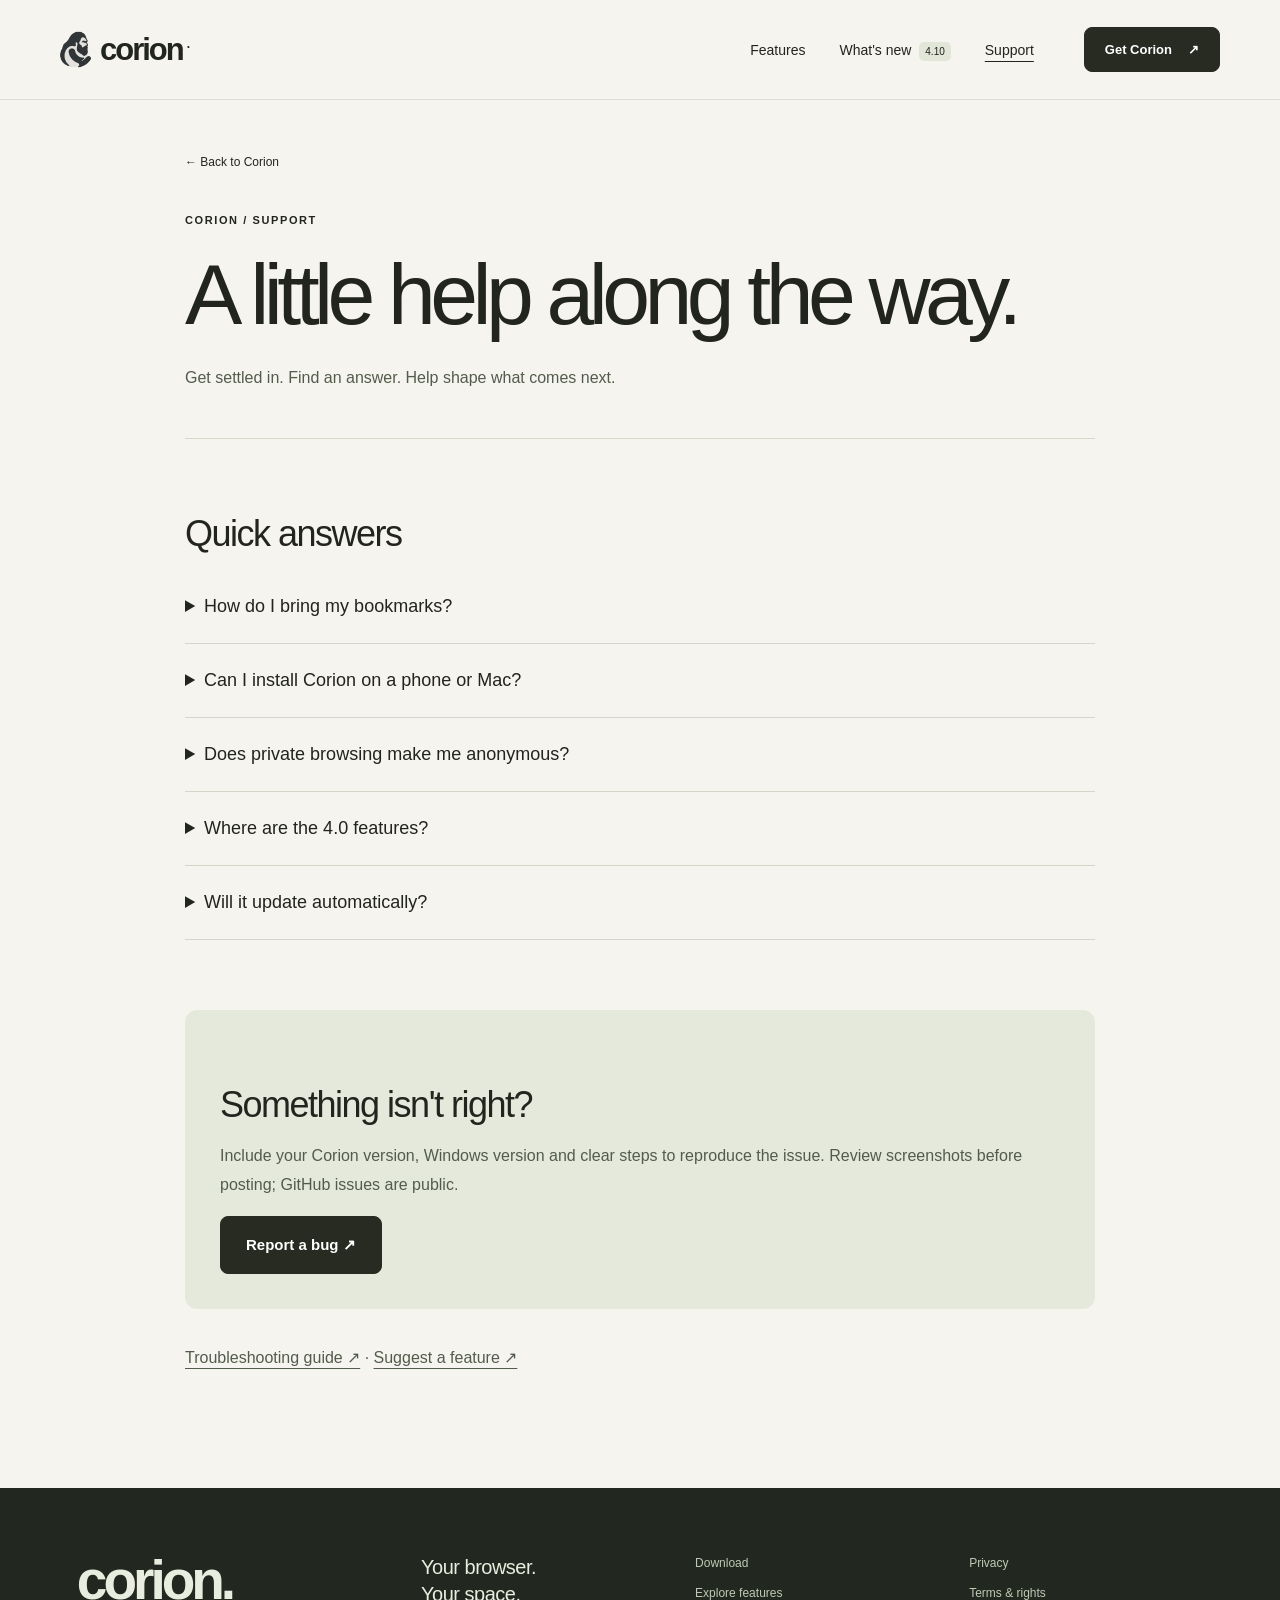
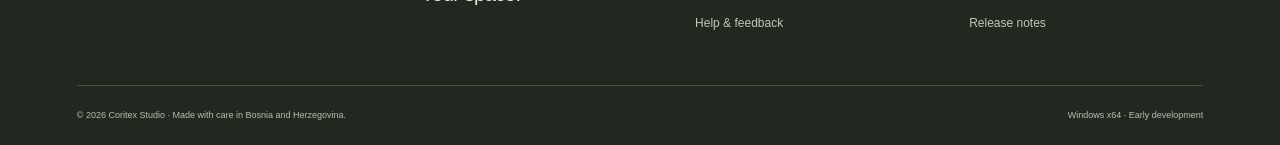
<file: support.html>
<!doctype html><html lang="en"><head><meta charset="utf-8"><meta name="viewport" content="width=device-width,initial-scale=1"><meta name="description" content="Get help importing bookmarks, installing Corion, understanding private browsing and reporting problems."><meta name="theme-color" content="#f6f4ee"><meta http-equiv="Content-Security-Policy" content="default-src 'self'; script-src 'self'; style-src 'self'; img-src 'self'; object-src 'none'; base-uri 'none'; form-action 'none'"><title>A little help along the way. · Corion Browser</title><link rel="canonical" href="https://hithaixo-max.github.io/Corion-Browser/support.html"><meta property="og:title" content="A little help along the way. · Corion Browser"><meta property="og:description" content="Get help importing bookmarks, installing Corion, understanding private browsing and reporting problems."><meta property="og:image" content="https://hithaixo-max.github.io/Corion-Browser/assets/homepage.webp"><link rel="icon" href="assets/favicon.ico"><link rel="stylesheet" href="style.css"><script src="site.js" defer></script></head><body><a class="skip" href="#main">Skip to content</a><header class="site-header"><a class="brand" href="index.html" aria-label="Corion home"><svg viewBox="135 116 226 260" aria-hidden="true"><image href="assets/logo.png" width="500" height="500"/></svg><span>corion<span class="brand-dot">.</span></span></a><button class="menu-toggle" aria-label="Open navigation" aria-expanded="false" aria-controls="nav-links">Menu <span aria-hidden="true">＋</span></button><nav id="nav-links" aria-label="Main navigation"><a href="features.html">Features</a><a href="releases.html">What's new <span class="tiny-pill">4.10</span></a><a href="support.html" aria-current="page">Support</a></nav><a class="button small header-download" href="download.html">Get Corion <span aria-hidden="true">↗</span></a></header><main id="main"><div class="article-wrap"><a class="back-link" href="index.html">← Back to Corion</a><span class="eyebrow">CORION / SUPPORT</span><h1>A little help along the way.</h1><p class="lead">Get settled in. Find an answer. Help shape what comes next.</p><section class="article-section"><h2>Quick answers</h2><details><summary>How do I bring my bookmarks?</summary><p>Export bookmarks as an HTML file from your previous browser. In Corion, open the bookmark manager and choose Import HTML. Corion does not automatically copy your passwords or logged-in accounts.</p></details><details><summary>Can I install Corion on a phone or Mac?</summary><p>The available release is for Windows x64. There is no official Corion macOS, Linux, Android or iOS download on this site.</p></details><details><summary>Does private browsing make me anonymous?</summary><p>No. Private tabs use isolated temporary sessions, but websites, your network and online service providers can still receive requests.</p></details><details><summary>Where are the 4.0 features?</summary><p>They ship in Corion 4.0. Open the command palette with Ctrl+K, or search your saved library with Ctrl+Shift+L. Read the release page for known limits.</p></details><details><summary>Will it update automatically?</summary><p>Corion 4.0 includes update controls, but automatic delivery is not enabled. Download future releases from this official website or GitHub Releases.</p></details></section><section class="callout"><h2>Something isn't right?</h2><p>Include your Corion version, Windows version and clear steps to reproduce the issue. Review screenshots before posting; GitHub issues are public.</p><a class="button" href="https://github.com/hithaixo-max/Corion-Browser/issues/new?template=bug_report.yml">Report a bug ↗</a></section><p><a href="https://github.com/hithaixo-max/Corion-Browser/blob/main/TROUBLESHOOTING.md">Troubleshooting guide ↗</a> · <a href="https://github.com/hithaixo-max/Corion-Browser/issues/new?template=feature_request.yml">Suggest a feature ↗</a></p></div></main><footer><div class="footer-top"><a class="wordmark" href="index.html">corion.</a><p>Your browser.<br>Your space.</p><div><a href="download.html">Download</a><a href="features.html">Explore features</a><a href="support.html" aria-current="page">Help & feedback</a></div><div><a href="privacy.html">Privacy</a><a href="terms.html">Terms & rights</a><a href="releases.html">Release notes</a></div></div><div class="footer-bottom"><span>© 2026 Coritex Studio · Made with care in Bosnia and Herzegovina.</span><span>Windows x64 · Early development</span></div></footer></body></html>
</file>
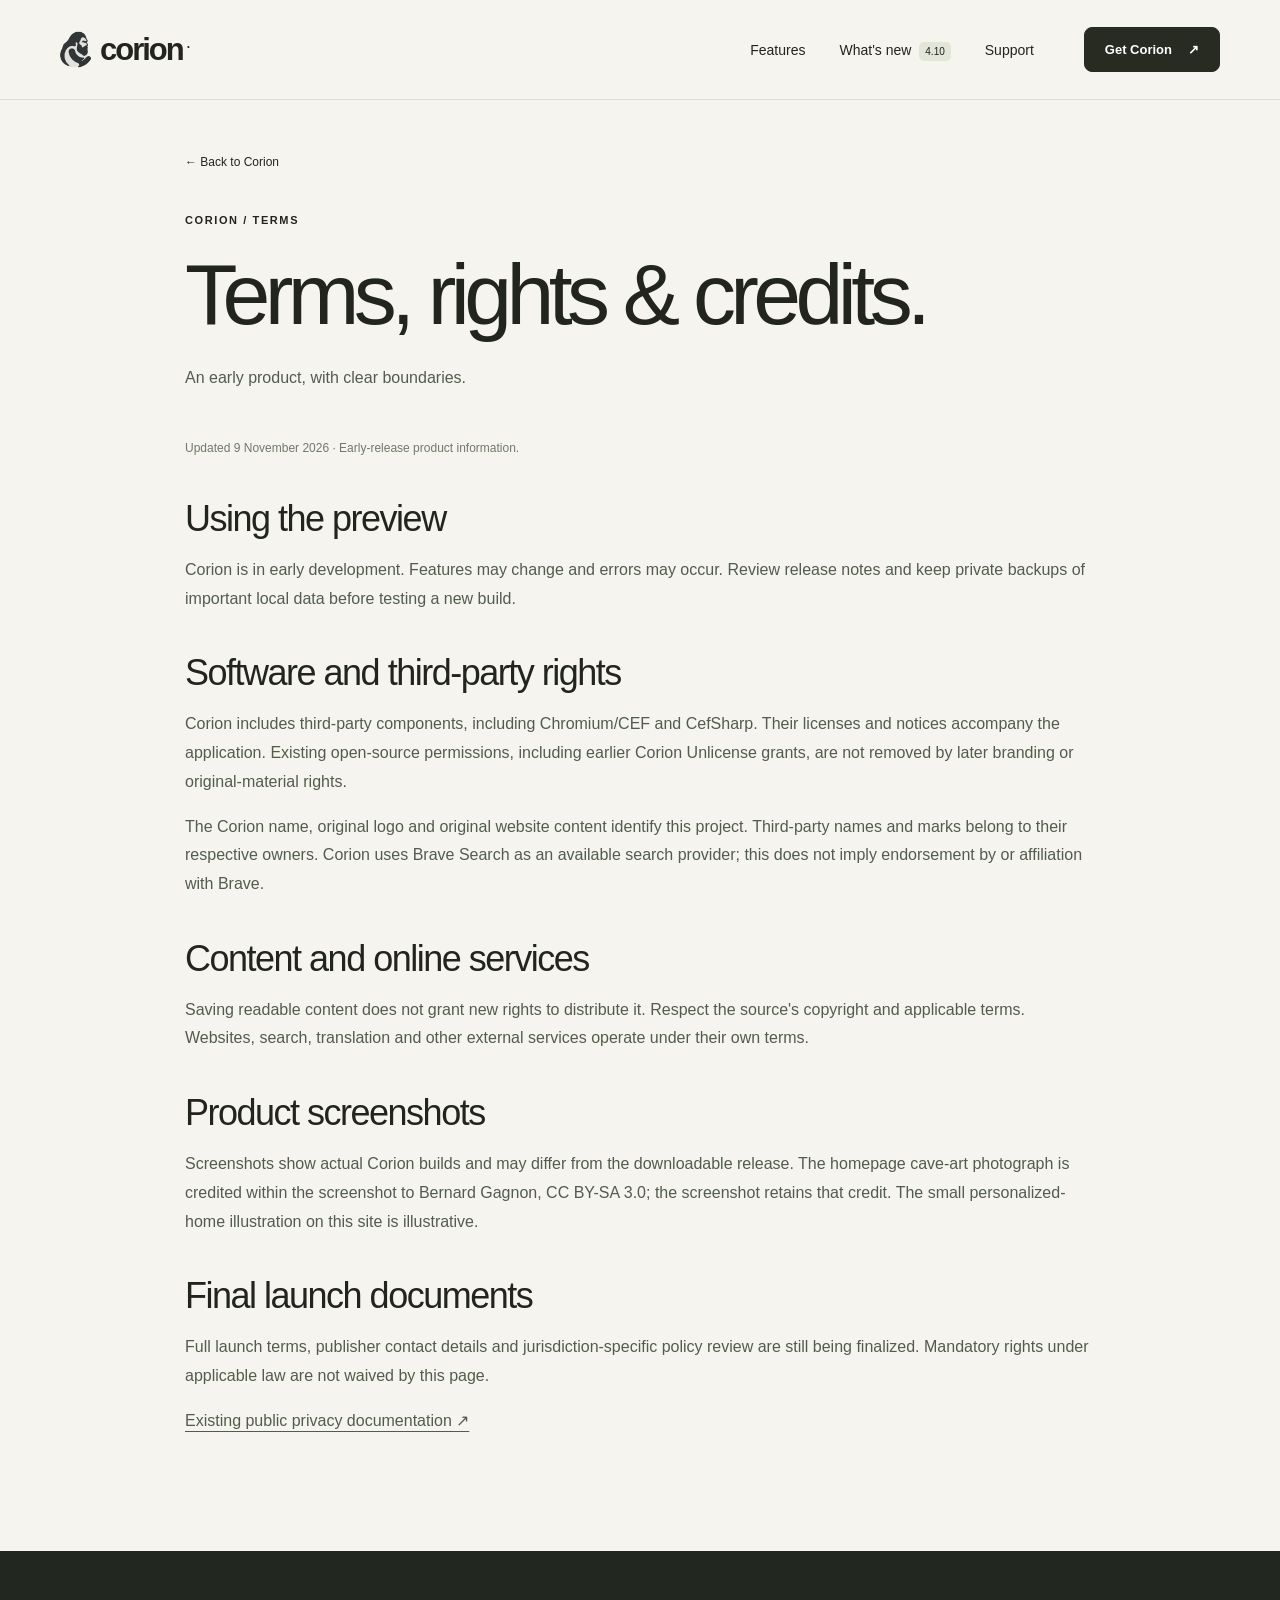
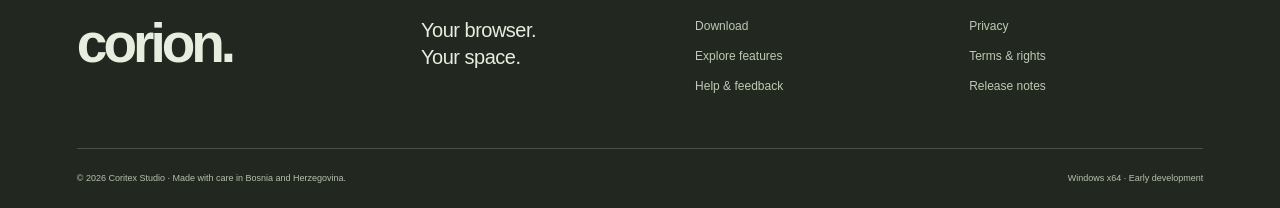
<file: terms.html>
<!doctype html><html lang="en"><head><meta charset="utf-8"><meta name="viewport" content="width=device-width,initial-scale=1"><meta name="description" content="Read Corion preview information, third-party rights, screenshot credits and the status of launch terms."><meta name="theme-color" content="#f6f4ee"><meta http-equiv="Content-Security-Policy" content="default-src 'self'; script-src 'self'; style-src 'self'; img-src 'self'; object-src 'none'; base-uri 'none'; form-action 'none'"><title>Terms, rights & credits. · Corion Browser</title><link rel="canonical" href="https://hithaixo-max.github.io/Corion-Browser/terms.html"><meta property="og:title" content="Terms, rights & credits. · Corion Browser"><meta property="og:description" content="Read Corion preview information, third-party rights, screenshot credits and the status of launch terms."><meta property="og:image" content="https://hithaixo-max.github.io/Corion-Browser/assets/homepage.webp"><link rel="icon" href="assets/favicon.ico"><link rel="stylesheet" href="style.css"><script src="site.js" defer></script></head><body><a class="skip" href="#main">Skip to content</a><header class="site-header"><a class="brand" href="index.html" aria-label="Corion home"><svg viewBox="135 116 226 260" aria-hidden="true"><image href="assets/logo.png" width="500" height="500"/></svg><span>corion<span class="brand-dot">.</span></span></a><button class="menu-toggle" aria-label="Open navigation" aria-expanded="false" aria-controls="nav-links">Menu <span aria-hidden="true">＋</span></button><nav id="nav-links" aria-label="Main navigation"><a href="features.html">Features</a><a href="releases.html">What's new <span class="tiny-pill">4.10</span></a><a href="support.html">Support</a></nav><a class="button small header-download" href="download.html">Get Corion <span aria-hidden="true">↗</span></a></header><main id="main"><div class="article-wrap"><a class="back-link" href="index.html">← Back to Corion</a><span class="eyebrow">CORION / TERMS</span><h1>Terms, rights & credits.</h1><p class="lead">An early product, with clear boundaries.</p><p class="updated">Updated 9 November 2026 · Early-release product information.</p><h2>Using the preview</h2><p>Corion is in early development. Features may change and errors may occur. Review release notes and keep private backups of important local data before testing a new build.</p><h2>Software and third-party rights</h2><p>Corion includes third-party components, including Chromium/CEF and CefSharp. Their licenses and notices accompany the application. Existing open-source permissions, including earlier Corion Unlicense grants, are not removed by later branding or original-material rights.</p><p>The Corion name, original logo and original website content identify this project. Third-party names and marks belong to their respective owners. Corion uses Brave Search as an available search provider; this does not imply endorsement by or affiliation with Brave.</p><h2>Content and online services</h2><p>Saving readable content does not grant new rights to distribute it. Respect the source's copyright and applicable terms. Websites, search, translation and other external services operate under their own terms.</p><h2>Product screenshots</h2><p>Screenshots show actual Corion builds and may differ from the downloadable release. The homepage cave-art photograph is credited within the screenshot to Bernard Gagnon, CC BY-SA 3.0; the screenshot retains that credit. The small personalized-home illustration on this site is illustrative.</p><h2>Final launch documents</h2><p>Full launch terms, publisher contact details and jurisdiction-specific policy review are still being finalized. Mandatory rights under applicable law are not waived by this page.</p><p><a href="https://github.com/hithaixo-max/Corion-Browser/blob/main/PRIVACY.md">Existing public privacy documentation ↗</a></p></div></main><footer><div class="footer-top"><a class="wordmark" href="index.html">corion.</a><p>Your browser.<br>Your space.</p><div><a href="download.html">Download</a><a href="features.html">Explore features</a><a href="support.html">Help & feedback</a></div><div><a href="privacy.html">Privacy</a><a href="terms.html">Terms & rights</a><a href="releases.html">Release notes</a></div></div><div class="footer-bottom"><span>© 2026 Coritex Studio · Made with care in Bosnia and Herzegovina.</span><span>Windows x64 · Early development</span></div></footer></body></html>
</file>
<file: style.css>
*{box-sizing:border-box}
html{scroll-behavior:smooth;scroll-padding-top:100px}
body{margin:0;background:#f6f4ee;color:#22241e;font-family:Arial,Helvetica,sans-serif;-webkit-font-smoothing:antialiased}
a{color:inherit;text-underline-offset:5px}
button{font:inherit}
button,a{-webkit-tap-highlight-color:transparent}
a:focus-visible,button:focus-visible,summary:focus-visible,#shot-panel:focus-visible{outline:3px solid #bd4425;outline-offset:6px}
p{line-height:1.65}
h1,h2,h3,p{margin-top:0}
h1,h2{font-weight:500;letter-spacing:-.065em;line-height:1.02}
h1{font-size:clamp(60px,8.5vw,126px)}
h2{font-size:clamp(40px,4.5vw,66px)}
h3{letter-spacing:-.035em;font-size:25px;font-weight:500}
img{max-width:100%;display:block;height:auto}
button{cursor:pointer}
.skip{position:fixed;top:-70px;left:15px;padding:16px;background:#222;color:white;z-index:100}
.skip:focus{top:12px}
.site-header{height:100px;max-width:1440px;margin:auto;padding:0 60px;display:flex;align-items:center;gap:50px;border-bottom:1px solid #dcdcd1;position:relative;z-index:20}
.brand{display:flex;align-items:center;gap:9px;text-decoration:none;font-size:31px;font-weight:700;letter-spacing:-2px;margin-right:auto}
.brand svg{width:31px;height:37px}
.brand-dot{font-size:12px;vertical-align:super;letter-spacing:0;margin-left:4px}
nav{display:flex;align-items:center;gap:34px}
nav a{text-decoration:none;font-size:14px}
.tiny-pill{font-size:10px;background:#e2e6d8;border-radius:5px;padding:4px 6px;margin-left:4px}
.button{background:#272b22;color:#fff;border:1px solid #272b22;padding:19px 25px;border-radius:8px;display:inline-flex;align-items:center;gap:16px;text-decoration:none;font-size:15px;font-weight:600;line-height:1.2;transition:background .15s}
.button:hover{background:#414b35}
.button.small{font-size:13px;padding:14px 20px}
.text-link{font-size:14px;font-weight:600;text-decoration:none;border-bottom:1px solid currentColor;padding-bottom:6px;display:inline-block}
.menu-toggle{display:none}
.hero{padding:76px 30px 72px;text-align:center;position:relative;overflow:hidden}
.eyebrow{font-size:11px;letter-spacing:1.6px;font-weight:600;display:block}
.status-dot{display:inline-block;width:7px;height:7px;border-radius:50%;background:#e27a4c;margin-right:8px;vertical-align:1px}
.hero h1{margin:28px 0 24px;position:relative;z-index:1}
.hero em{font-family:Georgia,serif;font-weight:400;color:#a34e35;letter-spacing:-.075em}
.hero-description{font-size:18px;color:#65675c;line-height:1.6;margin-bottom:28px}
.hero-actions{display:flex;justify-content:center;align-items:center;gap:30px}
.download-note{font-size:11px;color:#6b6e60;margin-top:16px;margin-bottom:0}
.hero-orbit{position:absolute;border:1px solid #d8d9cc;width:175px;height:175px;border-radius:50%;z-index:0}
.orbit-one{left:-100px;top:130px}
.orbit-two{right:-96px;bottom:35px;width:210px;height:210px}
.product-stage{margin:0 5%;padding:26px 38px 14px;border-radius:18px;background:#e9ebdf;border:1px solid #dde1d1;max-width:1320px;position:relative}
.stage-heading{display:flex;justify-content:space-between;font-size:9px;letter-spacing:1.3px;color:#626a54;padding-bottom:19px}
.screenshot-frame{border-radius:10px;overflow:hidden;box-shadow:0 22px 50px #25321822;border:1px solid #57604c;background:#151515;aspect-ratio:16/9}
.screenshot-frame img{width:100%;height:100%;object-fit:contain}
.preview-tabs{display:flex;justify-content:center;gap:8px;margin:25px auto 12px}
.preview-tabs button{border:0;background:none;padding:11px 22px;border-radius:30px;color:#50594a;font-size:12px}
.preview-tabs button[aria-selected=true]{background:#293122;color:white}
.image-caption{font-size:10px;text-align:center;color:#545f49;margin-bottom:8px}
.section-pad{padding:110px 7%}
.intro .eyebrow{margin-bottom:30px}
.intro h2{max-width:950px}
.intro-row{display:flex;align-items:center;justify-content:space-between;margin-top:30px;gap:40px}
.intro-row p{max-width:490px;font-size:17px;color:#67695e;margin:0}
.intro-row a{flex-shrink:0}
.feature-stories{margin:0 5%;display:grid;gap:22px}
.story{border-radius:14px;display:grid;grid-template-columns:1fr 1fr;align-items:center;gap:65px;padding:65px;overflow:hidden}
.story-peach{background:#ead5c5}
.index{font-size:10px;letter-spacing:1.2px;display:block;margin-bottom:27px}
.story h2{font-size:clamp(38px,4vw,58px);margin-bottom:23px}
.story p{font-size:15px;max-width:370px;color:#61564c}
.story a{margin-top:15px}
.home-detail{min-height:315px;display:flex;align-items:center;justify-content:center;flex-direction:column;color:#493e30;background:#e5c7aa;border-radius:160px 160px 12px 12px;border:1px solid #b7987c;padding:30px}
.home-detail>span{font-size:8px;letter-spacing:2px}
.home-detail strong{font-size:80px;font-weight:400;letter-spacing:-6px;margin:17px 0}
.mini-search{display:flex;gap:15px;border:1px solid #baa18c;border-radius:30px;width:85%;font-size:12px;padding:13px 18px;background:#efdac6}
.mini-shortcuts{display:flex;gap:9px;margin:20px 0}
.mini-shortcuts span{background:#d6b89b;border-radius:5px;font-size:10px;padding:10px 16px}
.home-detail small{font-size:8px;color:#584637}
.story-dark{background:#272e28;color:#f3f2e9}
.story-dark p{color:#b8c1b8}
.story-dark .index{color:#c4cdb9}
.story-dark img{max-width:none;width:145%;border-radius:8px;box-shadow:0 15px 35px #0005}
.next-heading{display:flex;align-items:flex-end;gap:70px;justify-content:space-between;margin-bottom:55px}
.next-heading h2{margin:25px 0 0}
.next-heading>p{max-width:340px;margin:0;color:#62675a;font-size:16px}
.next-grid{display:grid;grid-template-columns:repeat(3,1fr);gap:45px}
.next-grid article{border-top:1px solid #c9cdbd;padding-top:28px}
.feature-icon{font-size:33px;color:#69765b;display:block;margin-bottom:26px}
.next-grid p{font-size:14px;color:#676d60;max-width:320px}
.feature-tag{font-size:10px;color:#626e57;display:block;margin-top:28px}
.preview-note{display:flex;align-items:center;gap:5px;padding:22px 0;border-top:1px solid #d5d9ca;margin-top:45px}
.preview-note p{font-size:11px;color:#656d5b;margin:0}
.preview-note a{margin-left:auto;font-size:11px}
.privacy-band{background:#e4e7db;display:grid;grid-template-columns:1fr 1fr;padding:80px 9%;align-items:center;gap:80px}
.privacy-symbol{font-size:245px;text-align:center;font-weight:100;color:#727f62;line-height:1}
.privacy-band h2{margin:25px 0}
.privacy-band p{font-size:15px;color:#626b58;max-width:430px}
.closing{text-align:center}
.closing h2{font-size:clamp(60px,8vw,110px);margin:30px 0}
.closing p{font-size:10px;color:#626957;margin-top:20px}
footer{background:#22281f;color:#e8eddf;padding:60px 6% 25px}
.footer-top{display:grid;grid-template-columns:1.3fr 1fr 1fr 1fr;gap:40px;padding-bottom:55px}
.wordmark{font-size:55px;font-weight:700;letter-spacing:-4px;text-decoration:none}
.footer-top p{font-size:20px;letter-spacing:-.5px;line-height:1.35;margin:6px 0}
.footer-top>div{display:flex;flex-direction:column;gap:16px;padding-top:8px}
.footer-top>div a{text-decoration:none;font-size:12px;color:#bfc9b5}
.footer-bottom{display:flex;justify-content:space-between;font-size:9px;color:#b6bfae;padding-top:24px;border-top:1px solid #4a5143;gap:20px}
.article-wrap{max-width:980px;margin:0 auto;padding:55px 35px 100px}
.back-link{font-size:12px;display:block;margin-bottom:45px;text-decoration:none}
.article-wrap>.eyebrow{margin-bottom:25px}
.article-wrap h1{font-size:clamp(48px,7vw,86px);max-width:850px;margin-bottom:25px}
.lead{font-size:21px;color:#6a6e61;margin-bottom:45px}
.article-wrap h2{font-size:36px;letter-spacing:-1.5px;margin-top:42px;margin-bottom:18px}
.article-wrap h3{margin-top:30px;font-size:22px}
.article-wrap p,.article-wrap li{color:#525c4c;font-size:16px;line-height:1.8}
.article-wrap li{margin-bottom:12px}
.article-section{padding:35px 0;border-top:1px solid #d5d9ca;scroll-margin-top:25px}
.article-image{border-radius:10px;border:1px solid #c1c6b7;margin:28px 0}
.feature-list>div{display:grid;grid-template-columns:180px 1fr;gap:25px;padding:22px 0;border-bottom:1px solid #d8dccf}
.feature-list dt{font-size:17px}
.feature-list dd{margin:0;color:#616b59;line-height:1.6}
.download-box,.callout{padding:35px;background:#e5e9dc;border-radius:12px;margin:35px 0}
.download-box h2{margin-top:23px}
.download-box .fine-print{font-size:12px;max-width:600px;margin-top:24px}
.download-box>a:last-child{font-size:13px}
.steps{padding-left:24px}
.updated{font-size:12px!important;color:#70796a!important}
.release{padding:35px 0;border-top:1px solid #c9d0bc}
.release h2{margin-top:22px}
details{border-bottom:1px solid #d2d7c9;padding:23px 0}
summary{font-size:18px;cursor:pointer;line-height:1.5}
details p{padding-top:18px;margin-bottom:0}

@media(min-width:1450px){.product-stage{margin-left:auto;margin-right:auto}
.section-pad,.feature-stories,.privacy-band{max-width:1440px;margin-left:auto;margin-right:auto}
.privacy-band{border-radius:14px}
.site-header{padding-left:85px;padding-right:85px}
}

@media(max-width:900px){.site-header{padding:0 30px;height:85px;gap:25px}
nav{gap:18px}
.hero{padding-top:60px}
.story{padding:40px;gap:30px}
.next-grid{gap:25px}
.privacy-band{gap:35px;padding:65px 7%}
.privacy-symbol{font-size:190px}
.footer-top{gap:25px}
.stage-heading{font-size:8px}
.preview-tabs button{padding:10px 15px}
.section-pad{padding:80px 7%}
}

@media(max-width:640px){.site-header{height:76px;padding:0 22px;gap:16px}
.brand{font-size:29px}
.brand svg{width:27px}
.header-download{display:none}
.menu-toggle{display:flex;align-items:center;gap:17px;background:none;border:1px solid #c5c9b9;border-radius:6px;padding:9px 12px;font-size:12px}
.menu-toggle span{font-size:19px}
nav{display:none;position:absolute;top:75px;left:0;right:0;background:#f6f4ee;border-bottom:1px solid #c8cebb;padding:25px;gap:25px;box-shadow:0 10px 15px #2221}
.nav-open nav{display:flex;flex-direction:column;align-items:flex-start}
.hero{padding:49px 20px 48px}
.hero .eyebrow{font-size:8px;letter-spacing:1.3px}
.hero h1{font-size:66px;margin:24px -5px;letter-spacing:-4.4px}
.hero-description{font-size:15px;margin-bottom:25px}
.hero-actions{flex-direction:column;gap:22px}
.hero-actions .text-link{font-size:12px}
.download-note{font-size:9px;margin-top:20px}
.hero-orbit{opacity:.5}
.orbit-one{left:-155px}
.orbit-two{right:-180px}
.product-stage{margin:0 13px;padding:15px 11px 10px;border-radius:10px}
.stage-heading{font-size:6px;letter-spacing:.7px;padding-bottom:12px}
.stage-heading span:last-child{display:none}
.screenshot-frame{border-radius:5px}
.preview-tabs{gap:0;margin:14px 0 10px}
.preview-tabs button{font-size:9px;padding:10px 11px}
.image-caption{font-size:7px;line-height:1.5}
.section-pad{padding:65px 25px}
.intro .eyebrow{font-size:9px;margin-bottom:23px}
.intro h2{font-size:38px}
.intro-row{display:block;margin-top:23px}
.intro-row p{font-size:14px;margin-bottom:25px}
.text-link{font-size:12px}
.feature-stories{margin:0 13px;gap:15px}
.story{display:flex;flex-direction:column;padding:32px 25px;gap:30px;align-items:stretch}
.index{font-size:8px;margin-bottom:23px}
.story h2{font-size:42px}
.story p{font-size:14px}
.story a{margin-top:5px}
.home-detail{min-height:285px;border-radius:140px 140px 10px 10px}
.home-detail strong{font-size:70px}
.story-dark img{width:120%;max-width:none;align-self:flex-start}
.next-heading{display:block;margin-bottom:38px}
.next-heading h2{font-size:42px;margin:22px 0}
.next-heading>p{font-size:14px}
.next-grid{display:block}
.next-grid article{padding:24px 0 30px}
.feature-icon{margin-bottom:20px;font-size:27px}
.next-grid h3{font-size:23px}
.next-grid p{max-width:none}
.feature-tag{margin-top:20px}
.preview-note{align-items:flex-start;flex-wrap:wrap;margin-top:5px;padding-bottom:0;gap:6px}
.preview-note .status-dot{flex-shrink:0;margin-top:5px}
.preview-note p{font-size:10px;flex:1}
.preview-note a{margin:10px 0 0 21px;font-size:10px}
.privacy-band{display:flex;flex-direction:column;gap:25px;padding:40px 26px 55px}
.privacy-symbol{font-size:150px}
.privacy-band .eyebrow{font-size:9px}
.privacy-band h2{font-size:42px}
.privacy-band p{font-size:14px}
.closing h2{font-size:67px}
.closing .eyebrow{font-size:8px}
.closing .button{font-size:13px}
.closing p{font-size:9px}
footer{padding:40px 25px 25px}
.footer-top{grid-template-columns:1fr 1fr;gap:35px;padding-bottom:35px}
.wordmark{font-size:44px}
.footer-top p{font-size:17px}
.footer-bottom{flex-direction:column;font-size:8px;gap:12px;line-height:1.6}
.article-wrap{padding:35px 25px 65px}
.article-wrap h1{font-size:52px}
.article-wrap h2{font-size:31px}
.article-wrap p,.article-wrap li{font-size:14px}
.lead{font-size:18px!important}
.download-box,.callout{padding:25px 22px}
.feature-list>div{display:block;padding:20px 0}
.feature-list dt{margin-bottom:10px}
.feature-list dd{font-size:14px}
summary{font-size:16px}
}

@media(prefers-reduced-motion:reduce){html{scroll-behavior:auto}
*,*::before,*::after{transition:none!important;animation:none!important}
}

@media(forced-colors:active){.button,.preview-tabs button[aria-selected=true]{border:1px solid ButtonText}
.status-dot{background:CanvasText}
.screenshot-frame{border:1px solid CanvasText}
.brand svg{forced-color-adjust:none}
}




nav a[aria-current="page"]{text-decoration:underline;text-underline-offset:6px}
</file>
